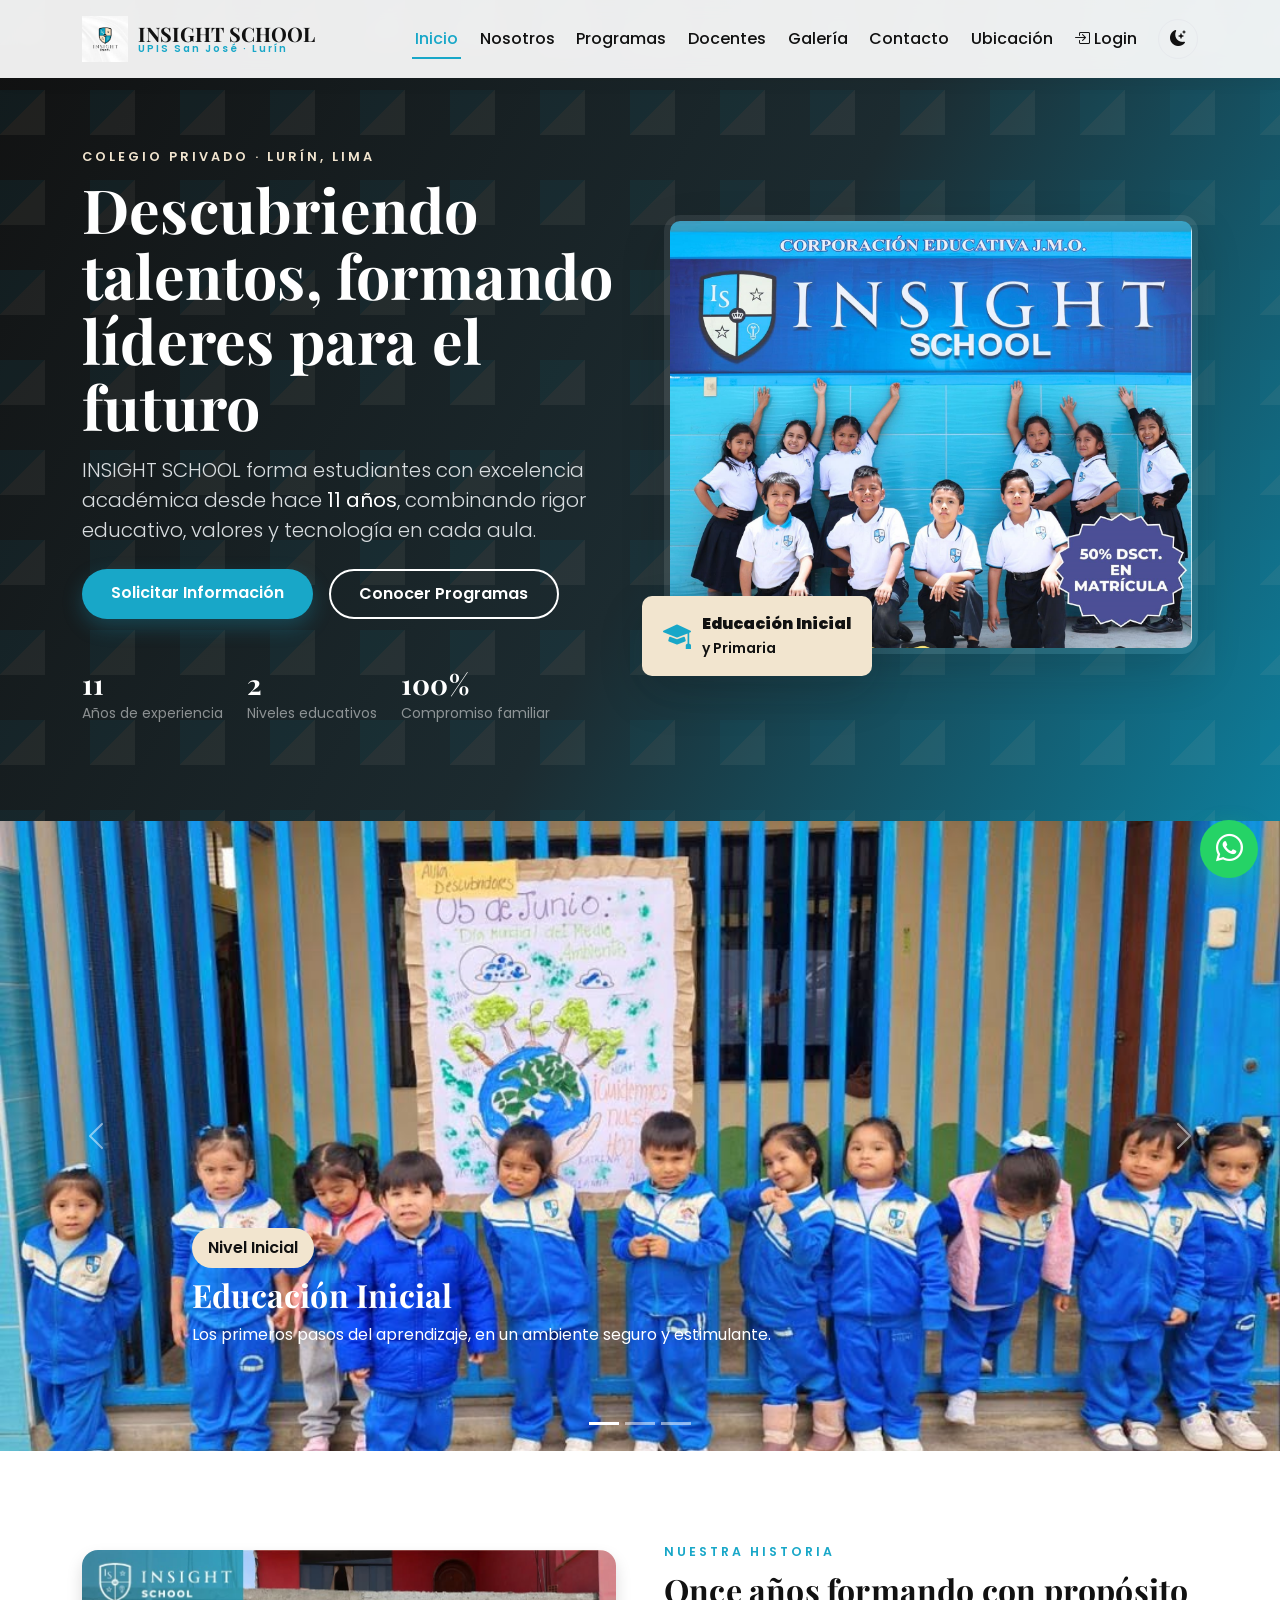
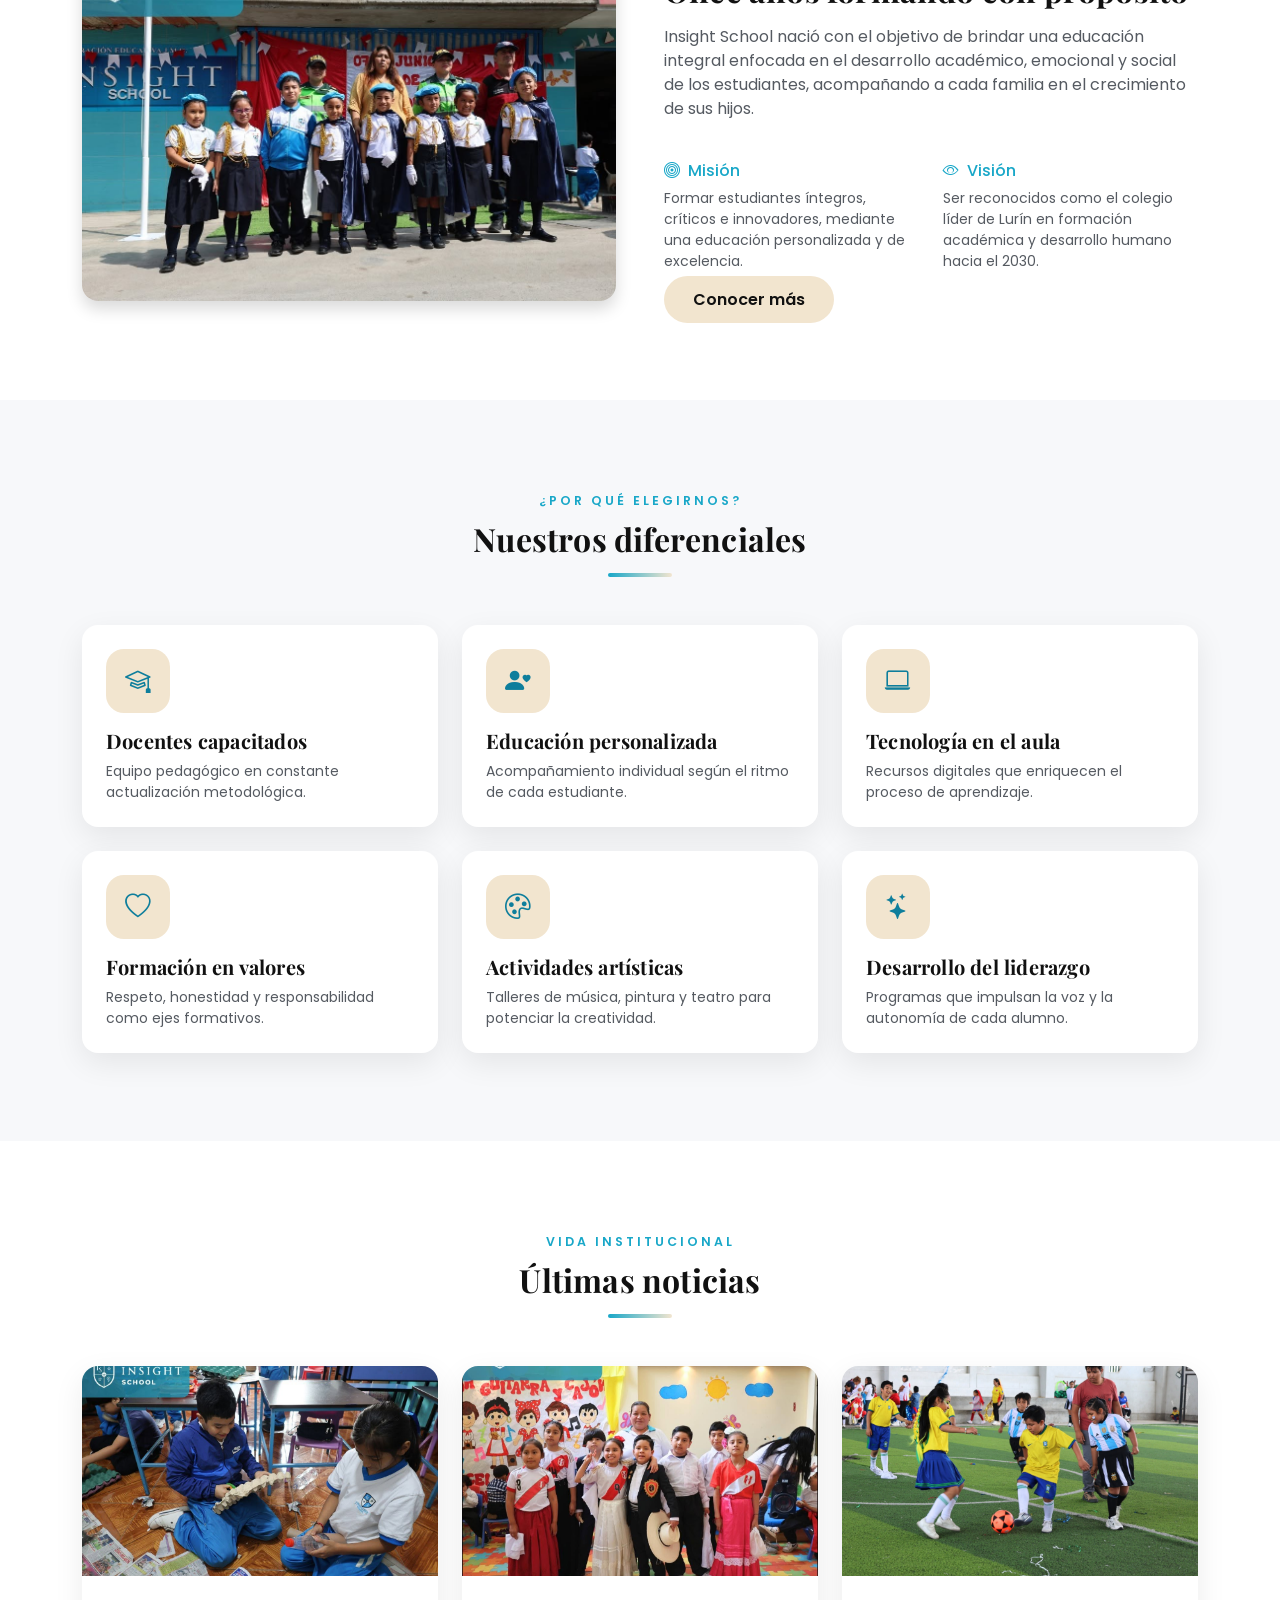
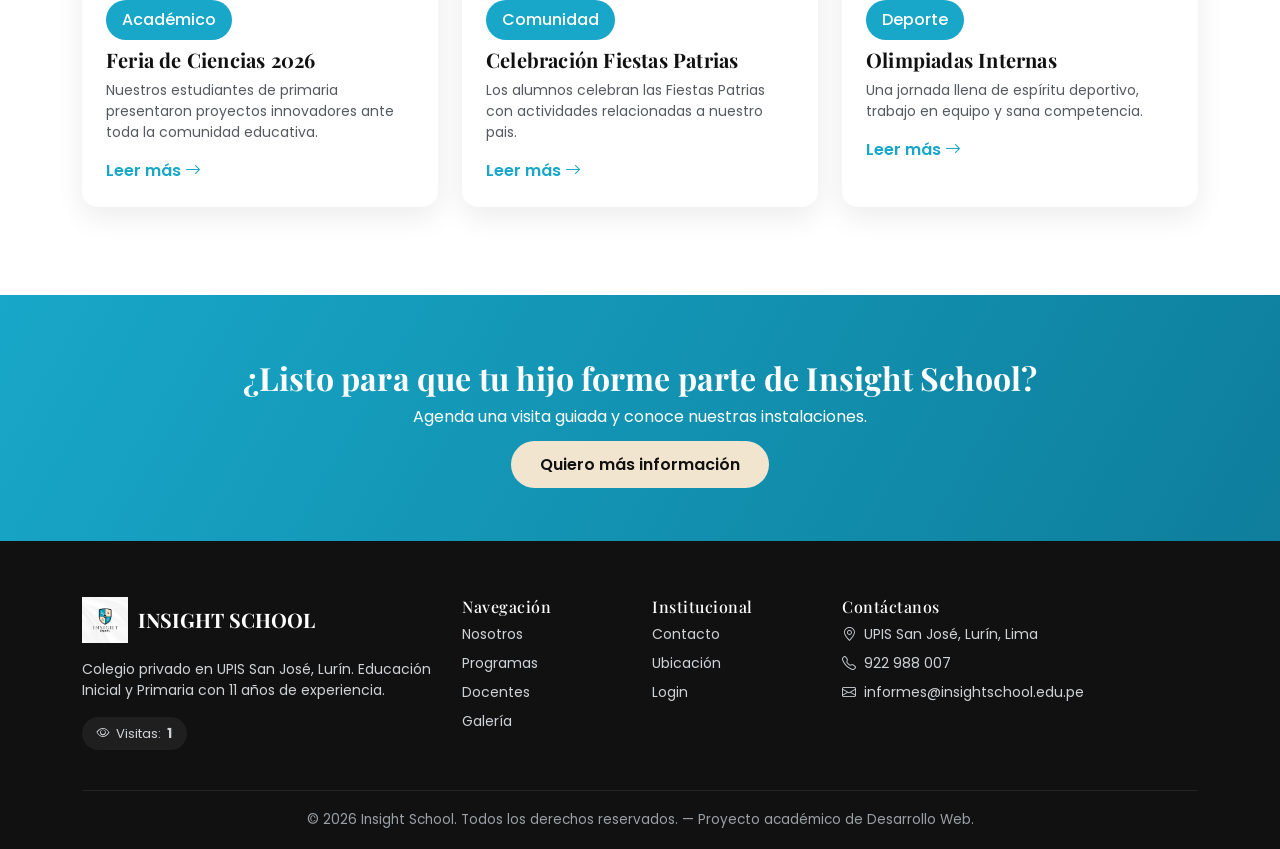
<file: portal-educativo/index.html>
<!DOCTYPE html>
<html lang="es">
<head>
<meta charset="UTF-8">
<meta name="viewport" content="width=device-width, initial-scale=1.0">
<title>Insight School | Descubriendo talentos, formando líderes</title>
<meta name="description" content="Insight School - Colegio privado en Lurín, Lima. Educación Inicial y Primaria con 11 años de experiencia formando líderes para el futuro.">

<link rel="icon" href="img/logo.png">
<link href="https://cdn.jsdelivr.net/npm/bootstrap@5.3.3/dist/css/bootstrap.min.css" rel="stylesheet">
<link href="https://cdn.jsdelivr.net/npm/bootstrap-icons@1.11.3/font/bootstrap-icons.css" rel="stylesheet">
<link href="https://fonts.googleapis.com/css2?family=Playfair+Display:wght@600;700;800&family=Poppins:wght@300;400;500;600;700&display=swap" rel="stylesheet">
<link rel="stylesheet" href="css/estilos.css">
</head>
<body>

<!-- ============ NAVBAR ============ Wilfredo -->
<nav class="navbar navbar-expand-lg fixed-top">
  <div class="container">
    <a class="navbar-brand" href="index.html">
      <img src="img/logo.png" alt="Logo Insight School">
      <span class="brand-text">INSIGHT SCHOOL<small>UPIS San José · Lurín</small></span>
    </a>
    <button class="navbar-toggler" type="button" data-bs-toggle="collapse" data-bs-target="#navMenu">
      <span class="navbar-toggler-icon"></span>
    </button>
    <div class="collapse navbar-collapse" id="navMenu">
      <ul class="navbar-nav ms-auto align-items-lg-center gap-lg-1">
        <li class="nav-item"><a class="nav-link active" href="index.html">Inicio</a></li>
        <li class="nav-item"><a class="nav-link" href="nosotros.html">Nosotros</a></li>
        <li class="nav-item"><a class="nav-link" href="cursos.html">Programas</a></li>
        <li class="nav-item"><a class="nav-link" href="docentes.html">Docentes</a></li>
        <li class="nav-item"><a class="nav-link" href="galeria.html">Galería</a></li>
        <li class="nav-item"><a class="nav-link" href="contacto.html">Contacto</a></li>
        <li class="nav-item"><a class="nav-link" href="ubicacion.html">Ubicación</a></li>
        <li class="nav-item"><a class="nav-link" href="login.html"><i class="bi bi-box-arrow-in-right me-1"></i>Login</a></li>
        <li class="nav-item ms-lg-2 mt-2 mt-lg-0">
          <button class="btn-toggle-oscuro" title="Modo oscuro"><i class="bi bi-moon-stars-fill"></i></button>
        </li>
      </ul>
    </div>
  </div>
</nav>

<!-- ============ HERO ============ -->
<header class="hero">
  <div class="crest-pattern"></div>
  <div class="container position-relative">
    <div class="row align-items-center g-5">
      <div class="col-lg-6">
        <span class="eyebrow-light">Colegio Privado · Lurín, Lima</span>
        <h1 class="font-display mt-2 mb-3">Descubriendo talentos, formando líderes para el futuro</h1>
        <p class="lead">INSIGHT SCHOOL forma estudiantes con excelencia académica desde hace <strong class="text-white">11 años</strong>, combinando rigor educativo, valores y tecnología en cada aula.</p>
        <div class="d-flex flex-wrap gap-3 mt-4">
          <a href="contacto.html" class="btn-marca">Solicitar Información</a>
          <a href="cursos.html" class="btn-marca-outline">Conocer Programas</a>
        </div>
        <div class="d-flex gap-4 mt-5 flex-wrap">
          <div><h3 class="font-display text-white mb-0">11</h3><small class="text-white-50">Años de experiencia</small></div>
          <div><h3 class="font-display text-white mb-0">2</h3><small class="text-white-50">Niveles educativos</small></div>
          <div><h3 class="font-display text-white mb-0">100%</h3><small class="text-white-50">Compromiso familiar</small></div>
        </div>
      </div>
      <div class="col-lg-6">
        <div class="hero-img-wrap float-anim">
          <!--<img src="https://picsum.photos/seed/insight-hero/720/560" class="img-fluid w-100" alt="Estudiantes de Insight School">-->
		  <img src="img/index_portada.png" class="img-fluid w-100" alt="Estudiantes de Insight School">		  
          <div class="hero-badge">
            <i class="bi bi-mortarboard-fill fs-3 text-turquesa"></i>
            <div><strong>Educación Inicial</strong><br><small>y Primaria</small></div>
          </div>
        </div>
      </div>
    </div>
  </div>
</header>

<!-- ============ CAROUSEL ============ -->
<section class="py-0">
  <div id="carouselInsight" class="carousel slide" data-bs-ride="carousel">
    <div class="carousel-indicators">
      <button type="button" data-bs-target="#carouselInsight" data-bs-slide-to="0" class="active"></button>
      <button type="button" data-bs-target="#carouselInsight" data-bs-slide-to="1"></button>
      <button type="button" data-bs-target="#carouselInsight" data-bs-slide-to="2"></button>
    </div>
    <div class="carousel-inner">
      <div class="carousel-item active">
        <img src="img/Inicial.jpg" class="d-block w-100" style="height:70vh;object-fit:cover" alt="Educación Inicial">
        <div class="carousel-caption text-start mb-5 d-none d-md-block">
          <span class="badge-beige px-3 py-2 rounded-pill mb-2 d-inline-block">Nivel Inicial</span>
          <h2 class="font-display">Educación Inicial</h2>
          <p>Los primeros pasos del aprendizaje, en un ambiente seguro y estimulante.</p>
        </div>
      </div>
      <div class="carousel-item">
        <img src="img/Primaria.jpg" class="d-block w-100" style="height:70vh;object-fit:cover" alt="Educación Primaria">
        <div class="carousel-caption text-start mb-5 d-none d-md-block">
          <span class="badge-beige px-3 py-2 rounded-pill mb-2 d-inline-block">Nivel Primaria</span>
          <h2 class="font-display">Educación Primaria</h2>
          <p>Bases sólidas en ciencias, comunicación y valores para toda la vida.</p>
        </div>
      </div>
      <div class="carousel-item">
        <img src="img/extracurriculares.jpg" class="d-block w-100" style="height:70vh;object-fit:cover" alt="Actividades Extracurriculares">
        <div class="carousel-caption text-start mb-5 d-none d-md-block">
          <span class="badge-beige px-3 py-2 rounded-pill mb-2 d-inline-block">Vida Estudiantil</span>
          <h2 class="font-display">Actividades Extracurriculares</h2>
          <p>Arte, deporte y talleres que potencian el talento de cada estudiante.</p>
        </div>
      </div>
    </div>
    <button class="carousel-control-prev" type="button" data-bs-target="#carouselInsight" data-bs-slide="prev">
      <span class="carousel-control-prev-icon"></span>
    </button>
    <button class="carousel-control-next" type="button" data-bs-target="#carouselInsight" data-bs-slide="next">
      <span class="carousel-control-next-icon"></span>
    </button>
  </div>
</section>

<!-- ============ BIENVENIDA ============ -->
<section class="section-pad">
  <div class="container">
    <div class="row g-5 align-items-center">
      <div class="col-lg-6 reveal">
        <img src="img/Historia.jpg" class="img-fluid rounded-4 shadow" alt="Historia Insight School">
      </div>
      <div class="col-lg-6 reveal">
        <span class="eyebrow">Nuestra historia</span>
        <h2 class="font-display mb-3 mt-2">Once años formando con propósito</h2>
        <p style="color:var(--texto-sec)">Insight School nació con el objetivo de brindar una educación integral enfocada en el desarrollo académico, emocional y social de los estudiantes, acompañando a cada familia en el crecimiento de sus hijos.</p>
        <div class="row g-4 mt-3">
          <div class="col-sm-6">
            <h6 class="text-turquesa"><i class="bi bi-bullseye me-2"></i>Misión</h6>
            <p class="small" style="color:var(--texto-sec)">Formar estudiantes íntegros, críticos e innovadores, mediante una educación personalizada y de excelencia.</p>
          </div>
          <div class="col-sm-6">
            <h6 class="text-turquesa"><i class="bi bi-eye me-2"></i>Visión</h6>
            <p class="small" style="color:var(--texto-sec)">Ser reconocidos como el colegio líder de Lurín en formación académica y desarrollo humano hacia el 2030.</p>
          </div>
        </div>
        <a href="nosotros.html" class="btn-beige mt-2">Conocer más</a>
      </div>
    </div>
  </div>
</section>

<!-- ============ DIFERENCIALES ============ -->
<section class="section-pad bg-suave">
  <div class="container">
    <div class="text-center mb-5 reveal">
      <span class="eyebrow">¿Por qué elegirnos?</span>
      <h2 class="font-display mt-2">Nuestros diferenciales</h2>
      <div class="divider-crest mx-auto"></div>
    </div>
    <div class="row g-4">
      <div class="col-md-6 col-lg-4 reveal">
        <div class="card-marca p-4 h-100">
          <div class="card-icono"><i class="bi bi-mortarboard"></i></div>
          <h5 class="font-display">Docentes capacitados</h5>
          <p class="small mb-0" style="color:var(--texto-sec)">Equipo pedagógico en constante actualización metodológica.</p>
        </div>
      </div>
      <div class="col-md-6 col-lg-4 reveal">
        <div class="card-marca p-4 h-100">
          <div class="card-icono"><i class="bi bi-person-heart"></i></div>
          <h5 class="font-display">Educación personalizada</h5>
          <p class="small mb-0" style="color:var(--texto-sec)">Acompañamiento individual según el ritmo de cada estudiante.</p>
        </div>
      </div>
      <div class="col-md-6 col-lg-4 reveal">
        <div class="card-marca p-4 h-100">
          <div class="card-icono"><i class="bi bi-laptop"></i></div>
          <h5 class="font-display">Tecnología en el aula</h5>
          <p class="small mb-0" style="color:var(--texto-sec)">Recursos digitales que enriquecen el proceso de aprendizaje.</p>
        </div>
      </div>
      <div class="col-md-6 col-lg-4 reveal">
        <div class="card-marca p-4 h-100">
          <div class="card-icono"><i class="bi bi-heart"></i></div>
          <h5 class="font-display">Formación en valores</h5>
          <p class="small mb-0" style="color:var(--texto-sec)">Respeto, honestidad y responsabilidad como ejes formativos.</p>
        </div>
      </div>
      <div class="col-md-6 col-lg-4 reveal">
        <div class="card-marca p-4 h-100">
          <div class="card-icono"><i class="bi bi-palette"></i></div>
          <h5 class="font-display">Actividades artísticas</h5>
          <p class="small mb-0" style="color:var(--texto-sec)">Talleres de música, pintura y teatro para potenciar la creatividad.</p>
        </div>
      </div>
      <div class="col-md-6 col-lg-4 reveal">
        <div class="card-marca p-4 h-100">
          <div class="card-icono"><i class="bi bi-stars"></i></div>
          <h5 class="font-display">Desarrollo del liderazgo</h5>
          <p class="small mb-0" style="color:var(--texto-sec)">Programas que impulsan la voz y la autonomía de cada alumno.</p>
        </div>
      </div>
    </div>
  </div>
</section>

<!-- ============ NOTICIAS ============ -->
<section class="section-pad">
  <div class="container">
    <div class="text-center mb-5 reveal">
      <span class="eyebrow">Vida institucional</span>
      <h2 class="font-display mt-2">Últimas noticias</h2>
      <div class="divider-crest mx-auto"></div>
    </div>
    <div class="row g-4">
      <div class="col-md-4 reveal">
        <div class="card-marca h-100">
          <img src="img/ciencias.jpg" class="w-100" alt="Noticia 1">
          <div class="p-4">
            <span class="badge-marca rounded-pill px-3 py-2 mb-2 d-inline-block">Académico</span>
            <h5 class="font-display">Feria de Ciencias 2026</h5>
            <p class="small" style="color:var(--texto-sec)">Nuestros estudiantes de primaria presentaron proyectos innovadores ante toda la comunidad educativa.</p>
            <a href="nosotros.html" class="fw-semibold text-turquesa">Leer más <i class="bi bi-arrow-right"></i></a>
          </div>
        </div>
      </div>
      <div class="col-md-4 reveal">
        <div class="card-marca h-100">
          <img src="img/FiestasPatrias.jpg" class="w-100" alt="Noticia 2">
          <div class="p-4">
            <span class="badge-marca rounded-pill px-3 py-2 mb-2 d-inline-block">Comunidad</span>
            <h5 class="font-display">Celebración Fiestas Patrias</h5>
            <p class="small" style="color:var(--texto-sec)">Los alumnos celebran las Fiestas Patrias con actividades relacionadas a nuestro pais.</p>
            <a href="nosotros.html" class="fw-semibold text-turquesa">Leer más <i class="bi bi-arrow-right"></i></a>
          </div>
        </div>
      </div>
      <div class="col-md-4 reveal">
        <div class="card-marca h-100">
          <!--<img src="https://picsum.photos/seed/insight-noticia3/500/320" class="w-100" alt="Noticia 3">-->
		  <img src="img/Olimpiadas.jpg" class="w-100" alt="Noticia 3">
          <div class="p-4">
            <span class="badge-marca rounded-pill px-3 py-2 mb-2 d-inline-block">Deporte</span>
            <h5 class="font-display">Olimpiadas Internas</h5>
            <p class="small" style="color:var(--texto-sec)">Una jornada llena de espíritu deportivo, trabajo en equipo y sana competencia.</p>
            <a href="nosotros.html" class="fw-semibold text-turquesa">Leer más <i class="bi bi-arrow-right"></i></a>
          </div>
        </div>
      </div>
    </div>
  </div>
</section>

<!-- ============ CTA FINAL ============ -->
<section class="py-5" style="background: linear-gradient(120deg, var(--turquesa), var(--turquesa-oscuro));">
  <div class="container text-center text-white py-3 reveal">
    <h2 class="font-display mb-2">¿Listo para que tu hijo forme parte de Insight School?</h2>
    <p class="mb-4 opacity-90">Agenda una visita guiada y conoce nuestras instalaciones.</p>
    <a href="contacto.html" class="btn-beige">Quiero más información</a>
  </div>
</section>

<!-- ============ FOOTER ============ -->
<footer class="footer-marca">
  <div class="container">
    <div class="row g-4">
      <div class="col-lg-4">
        <a class="navbar-brand mb-3 d-inline-flex" href="index.html">
          <!--<img src="img/logo.png" alt="Logo" style="height:50px;filter:brightness(0) invert(1);">-->
		  <img src="img/logo.png" alt="Logo Insight School">
          <span class="brand-text text-white">INSIGHT SCHOOL</span>
        </a>
        <p class="small">Colegio privado en UPIS San José, Lurín. Educación Inicial y Primaria con 11 años de experiencia.</p>
        <span class="chip-visitas"><i class="bi bi-eye"></i> Visitas: <strong class="contador-visitas">0</strong></span>
      </div>
      <div class="col-lg-2 col-6">
        <h6>Navegación</h6>
        <ul class="list-unstyled small">
          <li class="mb-2"><a href="nosotros.html">Nosotros</a></li>
          <li class="mb-2"><a href="cursos.html">Programas</a></li>
          <li class="mb-2"><a href="docentes.html">Docentes</a></li>
          <li class="mb-2"><a href="galeria.html">Galería</a></li>
        </ul>
      </div>
      <div class="col-lg-2 col-6">
        <h6>Institucional</h6>
        <ul class="list-unstyled small">
          <li class="mb-2"><a href="contacto.html">Contacto</a></li>
          <li class="mb-2"><a href="ubicacion.html">Ubicación</a></li>
          <li class="mb-2"><a href="login.html">Login</a></li>
        </ul>
      </div>
      <div class="col-lg-4">
        <h6>Contáctanos</h6>
        <ul class="list-unstyled small">
          <li class="mb-2"><i class="bi bi-geo-alt me-2"></i>UPIS San José, Lurín, Lima</li>
          <li class="mb-2"><i class="bi bi-telephone me-2"></i>922 988 007</li>
          <li class="mb-2"><i class="bi bi-envelope me-2"></i>informes@insightschool.edu.pe</li>
        </ul>
      </div>
    </div>
    <div class="footer-bottom text-center">
      &copy; 2026 Insight School. Todos los derechos reservados. — Proyecto académico de Desarrollo Web.
    </div>
  </div>
</footer>

<!-- Botones flotantes -->
<button class="btn-volver-arriba"><i class="bi bi-arrow-up"></i></button>
<a href="https://wa.me/51922988007" target="_blank" class="btn-whatsapp-flotante"><i class="bi bi-whatsapp"></i></a>

<script src="https://cdn.jsdelivr.net/npm/bootstrap@5.3.3/dist/js/bootstrap.bundle.min.js"></script>
<script src="js/app.js"></script>
</body>
</html>
</file>
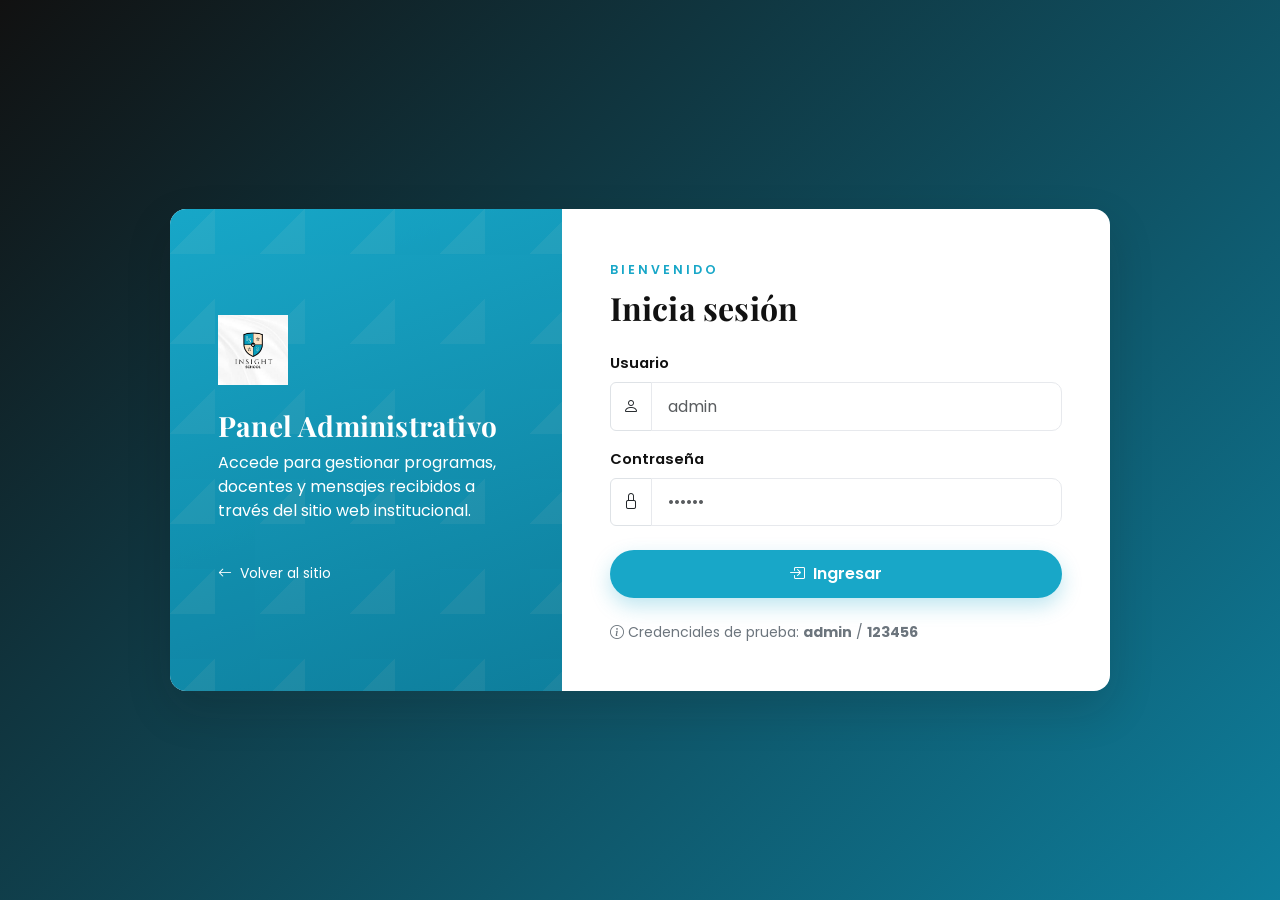
<file: portal-educativo/admin.html>
<!DOCTYPE html>
<html lang="es">
<head>
<meta charset="UTF-8">
<meta name="viewport" content="width=device-width, initial-scale=1.0">
<title>Panel Administrativo | Insight School</title>
<link rel="icon" href="img/logo.png">
<link href="https://cdn.jsdelivr.net/npm/bootstrap@5.3.3/dist/css/bootstrap.min.css" rel="stylesheet">
<link href="https://cdn.jsdelivr.net/npm/bootstrap-icons@1.11.3/font/bootstrap-icons.css" rel="stylesheet">
<link href="https://fonts.googleapis.com/css2?family=Playfair+Display:wght@600;700;800&family=Poppins:wght@300;400;500;600;700&display=swap" rel="stylesheet">
<link rel="stylesheet" href="css/estilos.css">
</head>
<!-- data-admin="true" activa la protección de sesión en js/app.js -->
<body data-admin="true">

<div id="adminDashboard">

  <!-- ============ SIDEBAR ============ -->
  <aside class="admin-sidebar">
    <div class="d-flex align-items-center gap-2 mb-4 px-1">
      <img src="img/logo.png" alt="Logo" style="height:38px;">
      <div>
        <strong class="d-block text-white" style="font-family:var(--fuente-display)">INSIGHT</strong>
        <small class="text-secondary">Panel Admin</small>
      </div>
    </div>
    <nav class="nav flex-column">
      <a href="#seccionResumen" class="active"><i class="bi bi-grid-1x2"></i> Resumen</a>
      <a href="#seccionProgramas"><i class="bi bi-mortarboard"></i> Programas</a>
      <a href="#seccionDocentes"><i class="bi bi-people"></i> Docentes</a>
      <a href="#seccionMensajes"><i class="bi bi-envelope"></i> Mensajes</a>
      <a href="index.html" target="_blank"><i class="bi bi-globe"></i> Ver sitio web</a>
      <button id="btnCerrarSesion" class="btn btn-sm btn-outline-light mt-4 w-100"><i class="bi bi-box-arrow-right me-1"></i> Cerrar sesión</button>
    </nav>
  </aside>

  <!-- ============ CONTENIDO ============ -->
  <main class="admin-content">

    <div class="d-flex justify-content-between align-items-center mb-4">
      <div class="d-flex align-items-center gap-3">
        <button id="btnToggleSidebar" class="btn btn-outline-secondary d-lg-none"><i class="bi bi-list"></i></button>
        <div>
          <h3 class="font-display mb-0">Bienvenido, Administrador</h3>
          <small class="text-secondary">Gestión institucional Insight School</small>
        </div>
      </div>
      <button class="btn-toggle-oscuro"><i class="bi bi-moon-stars-fill"></i></button>
    </div>

    <!-- ===== RESUMEN / KPIs ===== -->
    <section id="seccionResumen" class="mb-5">
      <div class="row g-4">
        <div class="col-md-4">
          <div class="admin-kpi">
            <div class="icon" style="background:var(--turquesa)"><i class="bi bi-mortarboard"></i></div>
            <div><h3 class="mb-0" id="kpiProgramas">0</h3><small class="text-secondary">Total Programas</small></div>
          </div>
        </div>
        <div class="col-md-4">
          <div class="admin-kpi">
            <div class="icon" style="background:var(--tinta)"><i class="bi bi-people"></i></div>
            <div><h3 class="mb-0" id="kpiDocentes">0</h3><small class="text-secondary">Total Docentes</small></div>
          </div>
        </div>
        <div class="col-md-4">
          <div class="admin-kpi">
            <div class="icon" style="background:#c98a2e"><i class="bi bi-envelope"></i></div>
            <div><h3 class="mb-0" id="kpiMensajes">0</h3><small class="text-secondary">Total Mensajes</small></div>
          </div>
        </div>
      </div>
    </section>

    <!-- ===== CRUD PROGRAMAS ===== -->
    <section id="seccionProgramas" class="mb-5">
      <div class="d-flex justify-content-between align-items-center mb-3">
        <h5 class="font-display mb-0"><i class="bi bi-mortarboard text-turquesa me-2"></i>Programas Académicos</h5>
        <button id="btnNuevoPrograma" class="btn-marca btn-sm"><i class="bi bi-plus-lg me-1"></i>Nuevo Programa</button>
      </div>
      <div class="card-marca p-0">
        <div class="table-responsive">
          <table class="table table-marca mb-0">
            <thead><tr><th>ID</th><th>Nombre</th><th>Nivel</th><th>Duración</th><th>Pensión</th><th class="text-end">Acciones</th></tr></thead>
            <tbody id="tablaProgramas"></tbody>
          </table>
        </div>
      </div>
    </section>

    <!-- ===== CRUD DOCENTES ===== -->
    <section id="seccionDocentes" class="mb-5">
      <div class="d-flex justify-content-between align-items-center mb-3">
        <h5 class="font-display mb-0"><i class="bi bi-people text-turquesa me-2"></i>Docentes</h5>
        <button id="btnNuevoDocente" class="btn-marca btn-sm"><i class="bi bi-plus-lg me-1"></i>Nuevo Docente</button>
      </div>
      <div class="card-marca p-0">
        <div class="table-responsive">
          <table class="table table-marca mb-0">
            <thead><tr><th>Foto</th><th>Nombre</th><th>Especialidad</th><th>Experiencia</th><th class="text-end">Acciones</th></tr></thead>
            <tbody id="tablaDocentes"></tbody>
          </table>
        </div>
      </div>
    </section>

    <!-- ===== MENSAJES ===== -->
    <section id="seccionMensajes" class="mb-5">
      <h5 class="font-display mb-3"><i class="bi bi-envelope text-turquesa me-2"></i>Mensajes Recibidos</h5>
      <div class="card-marca p-0">
        <div class="table-responsive">
          <table class="table table-marca mb-0">
            <thead><tr><th>Fecha</th><th>Nombre</th><th>Correo</th><th>Teléfono</th><th>Asunto</th><th>Acciones</th></tr></thead>
            <tbody id="tablaMensajes"></tbody>
          </table>
        </div>
      </div>
    </section>

  </main>
</div>

<!-- ============ MODAL PROGRAMA ============ -->
<div class="modal fade" id="modalPrograma" tabindex="-1">
  <div class="modal-dialog modal-lg">
    <div class="modal-content" style="border-radius:var(--radio)">
      <form id="formPrograma">
        <input type="hidden" id="programaId">
        <div class="modal-header">
          <h5 class="modal-title font-display" id="tituloModalPrograma">Nuevo Programa</h5>
          <button type="button" class="btn-close" data-bs-dismiss="modal"></button>
        </div>
        <div class="modal-body">
          <div class="row g-3">
            <div class="col-md-6">
              <label class="form-label">Nombre del programa</label>
              <input type="text" id="programaNombre" class="form-control" required>
            </div>
            <div class="col-md-6">
              <label class="form-label">Nivel</label>
              <select id="programaNivel" class="form-select" required>
                <option value="Inicial">Inicial</option>
                <option value="Primaria">Primaria</option>
              </select>
            </div>
            <div class="col-md-6">
              <label class="form-label">Duración</label>
              <input type="text" id="programaDuracion" class="form-control" placeholder="Ej. 1 año académico" required>
            </div>
            <div class="col-md-6">
              <label class="form-label">Pensión referencial</label>
              <input type="text" id="programaPension" class="form-control" placeholder="Ej. S/ 450" required>
            </div>
            <div class="col-12">
              <label class="form-label">URL de imagen</label>
              <input type="text" id="programaImg" class="form-control" placeholder="https://...">
            </div>
            <div class="col-12">
              <label class="form-label">Descripción</label>
              <textarea id="programaDescripcion" class="form-control" rows="3" required></textarea>
            </div>
          </div>
        </div>
        <div class="modal-footer">
          <button type="button" class="btn btn-outline-secondary" data-bs-dismiss="modal">Cancelar</button>
          <button type="submit" class="btn-marca">Guardar Programa</button>
        </div>
      </form>
    </div>
  </div>
</div>

<!-- ============ MODAL DOCENTE ============ -->
<div class="modal fade" id="modalDocente" tabindex="-1">
  <div class="modal-dialog modal-lg">
    <div class="modal-content" style="border-radius:var(--radio)">
      <form id="formDocente">
        <input type="hidden" id="docenteId">
        <div class="modal-header">
          <h5 class="modal-title font-display" id="tituloModalDocente">Nuevo Docente</h5>
          <button type="button" class="btn-close" data-bs-dismiss="modal"></button>
        </div>
        <div class="modal-body">
          <div class="row g-3">
            <div class="col-md-6">
              <label class="form-label">Nombre completo</label>
              <input type="text" id="docenteNombre" class="form-control" required>
            </div>
            <div class="col-md-6">
              <label class="form-label">Especialidad</label>
              <input type="text" id="docenteEspecialidad" class="form-control" required>
            </div>
            <div class="col-md-6">
              <label class="form-label">Experiencia</label>
              <input type="text" id="docenteExperiencia" class="form-control" placeholder="Ej. 8 años" required>
            </div>
            <div class="col-md-6">
              <label class="form-label">URL de foto</label>
              <input type="text" id="docenteFoto" class="form-control" placeholder="https://...">
            </div>
            <div class="col-12">
              <label class="form-label">Breve biografía</label>
              <textarea id="docenteBio" class="form-control" rows="3" required></textarea>
            </div>
          </div>
        </div>
        <div class="modal-footer">
          <button type="button" class="btn btn-outline-secondary" data-bs-dismiss="modal">Cancelar</button>
          <button type="submit" class="btn-marca">Guardar Docente</button>
        </div>
      </form>
    </div>
  </div>
</div>

<script src="https://cdn.jsdelivr.net/npm/bootstrap@5.3.3/dist/js/bootstrap.bundle.min.js"></script>
<script src="js/app.js"></script>
</body>
</html>
</file>
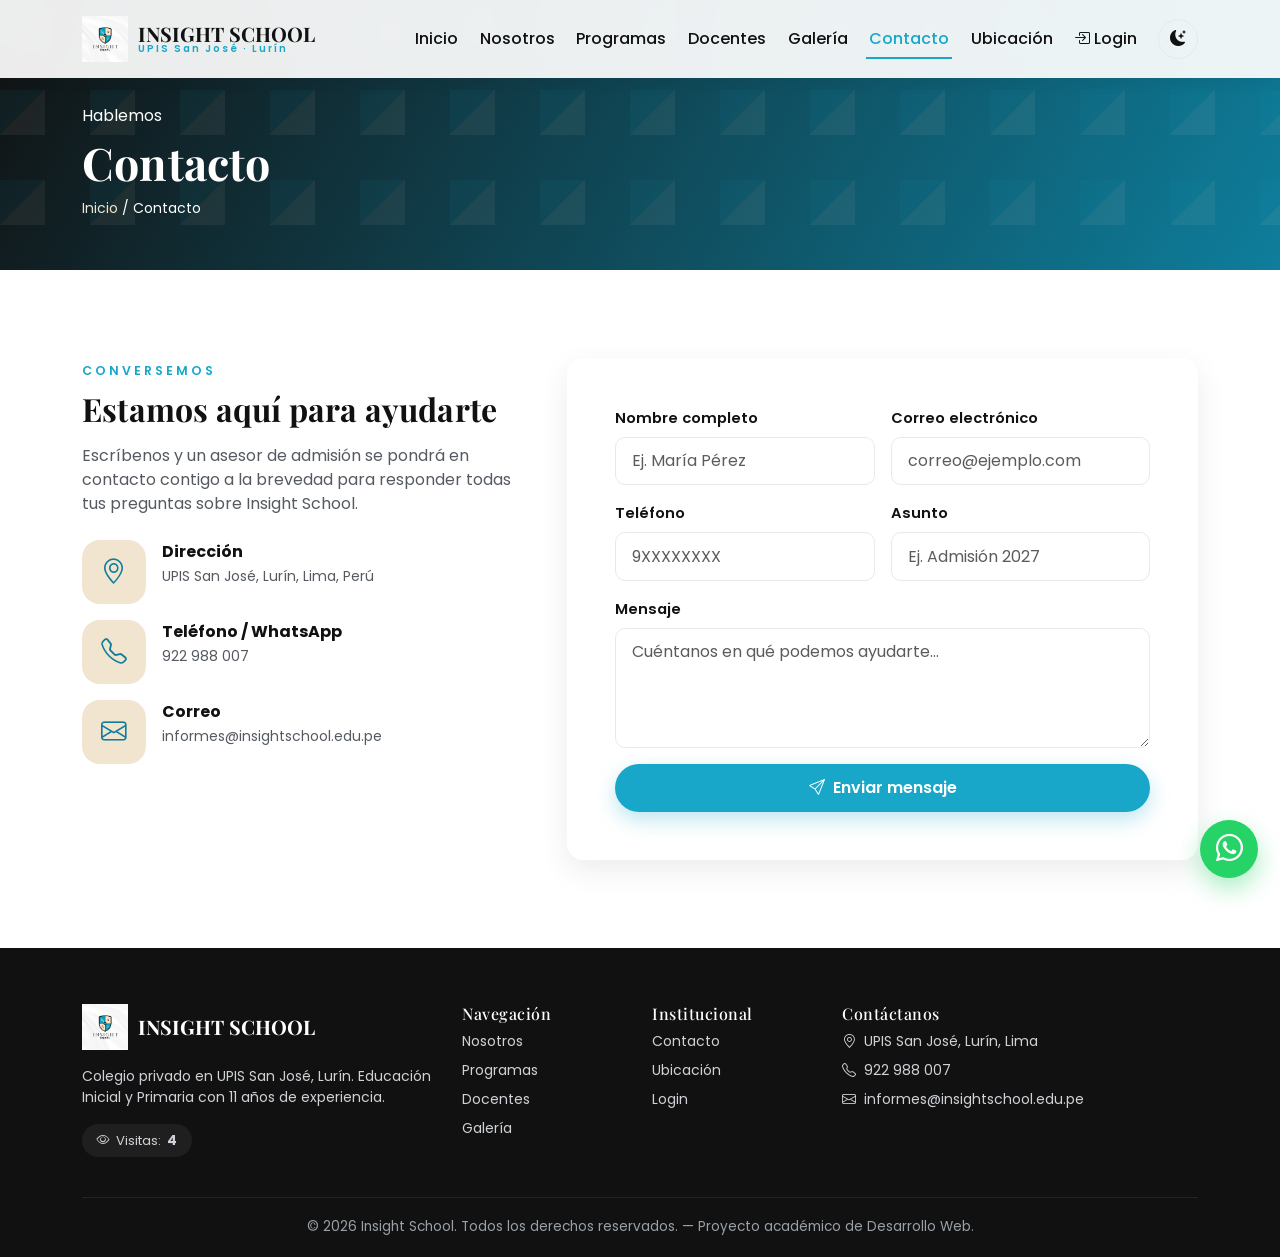
<file: portal-educativo/contacto.html>
<!DOCTYPE html>
<html lang="es">
<head>
<meta charset="UTF-8">
<meta name="viewport" content="width=device-width, initial-scale=1.0">
<title>Contacto | Insight School</title>
<link rel="icon" href="img/logo.png">
<link href="https://cdn.jsdelivr.net/npm/bootstrap@5.3.3/dist/css/bootstrap.min.css" rel="stylesheet">
<link href="https://cdn.jsdelivr.net/npm/bootstrap-icons@1.11.3/font/bootstrap-icons.css" rel="stylesheet">
<link href="https://fonts.googleapis.com/css2?family=Playfair+Display:wght@600;700;800&family=Poppins:wght@300;400;500;600;700&display=swap" rel="stylesheet">
<link rel="stylesheet" href="css/estilos.css">
</head>
<body>

<nav class="navbar navbar-expand-lg fixed-top">
  <div class="container">
    <a class="navbar-brand" href="index.html">
      <img src="img/logo.png" alt="Logo Insight School">
      <span class="brand-text">INSIGHT SCHOOL<small>UPIS San José · Lurín</small></span>
    </a>
    <button class="navbar-toggler" type="button" data-bs-toggle="collapse" data-bs-target="#navMenu">
      <span class="navbar-toggler-icon"></span>
    </button>
    <div class="collapse navbar-collapse" id="navMenu">
      <ul class="navbar-nav ms-auto align-items-lg-center gap-lg-1">
        <li class="nav-item"><a class="nav-link" href="index.html">Inicio</a></li>
        <li class="nav-item"><a class="nav-link" href="nosotros.html">Nosotros</a></li>
        <li class="nav-item"><a class="nav-link" href="cursos.html">Programas</a></li>
        <li class="nav-item"><a class="nav-link" href="docentes.html">Docentes</a></li>
        <li class="nav-item"><a class="nav-link" href="galeria.html">Galería</a></li>
        <li class="nav-item"><a class="nav-link active" href="contacto.html">Contacto</a></li>
        <li class="nav-item"><a class="nav-link" href="ubicacion.html">Ubicación</a></li>
        <li class="nav-item"><a class="nav-link" href="login.html"><i class="bi bi-box-arrow-in-right me-1"></i>Login</a></li>
        <li class="nav-item ms-lg-2 mt-2 mt-lg-0">
          <button class="btn-toggle-oscuro" title="Modo oscuro"><i class="bi bi-moon-stars-fill"></i></button>
        </li>
      </ul>
    </div>
  </div>
</nav>

<header class="page-banner">
  <div class="crest-pattern"></div>
  <div class="container position-relative">
    <span class="eyebrow-light">Hablemos</span>
    <h1 class="font-display mt-2 mb-2">Contacto</h1>
    <nav class="breadcrumb-marca small">
      <a href="index.html">Inicio</a> / <span class="active">Contacto</span>
    </nav>
  </div>
</header>

<section class="section-pad">
  <div class="container">
    <div class="row g-5">
      <div class="col-lg-5 reveal">
        <span class="eyebrow">Conversemos</span>
        <h2 class="font-display mt-2 mb-3">Estamos aquí para ayudarte</h2>
        <p style="color:var(--texto-sec)">Escríbenos y un asesor de admisión se pondrá en contacto contigo a la brevedad para responder todas tus preguntas sobre Insight School.</p>
        <ul class="list-unstyled mt-4">
          <li class="d-flex gap-3 mb-3"><div class="card-icono mb-0"><i class="bi bi-geo-alt"></i></div><div><strong>Dirección</strong><br><span class="small" style="color:var(--texto-sec)">UPIS San José, Lurín, Lima, Perú</span></div></li>
          <li class="d-flex gap-3 mb-3"><div class="card-icono mb-0"><i class="bi bi-telephone"></i></div><div><strong>Teléfono / WhatsApp</strong><br><span class="small" style="color:var(--texto-sec)">922 988 007</span></div></li>
          <li class="d-flex gap-3 mb-3"><div class="card-icono mb-0"><i class="bi bi-envelope"></i></div><div><strong>Correo</strong><br><span class="small" style="color:var(--texto-sec)">informes@insightschool.edu.pe</span></div></li>
        </ul>
      </div>
      <div class="col-lg-7 reveal">
        <div class="card-marca p-4 p-md-5">
          <div id="alertaContacto"></div>
          <form id="formContacto" novalidate>
            <div class="row g-3">
              <div class="col-md-6">
                <label class="form-label" for="contactoNombre">Nombre completo</label>
                <input type="text" class="form-control" id="contactoNombre" placeholder="Ej. María Pérez" required>
                <div class="invalid-feedback">Ingresa tu nombre completo (mínimo 3 caracteres).</div>
              </div>
              <div class="col-md-6">
                <label class="form-label" for="contactoCorreo">Correo electrónico</label>
                <input type="email" class="form-control" id="contactoCorreo" placeholder="correo@ejemplo.com" required>
                <div class="invalid-feedback">Ingresa un correo electrónico válido.</div>
              </div>
              <div class="col-md-6">
                <label class="form-label" for="contactoTelefono">Teléfono</label>
                <input type="tel" class="form-control" id="contactoTelefono" placeholder="9XXXXXXXX" required>
                <div class="invalid-feedback">Ingresa un celular válido (9 dígitos, inicia en 9).</div>
              </div>
              <div class="col-md-6">
                <label class="form-label" for="contactoAsunto">Asunto</label>
                <input type="text" class="form-control" id="contactoAsunto" placeholder="Ej. Admisión 2027" required>
                <div class="invalid-feedback">Ingresa un asunto.</div>
              </div>
              <div class="col-12">
                <label class="form-label" for="contactoMensaje">Mensaje</label>
                <textarea class="form-control" id="contactoMensaje" rows="4" placeholder="Cuéntanos en qué podemos ayudarte..." required></textarea>
                <div class="invalid-feedback">Tu mensaje debe tener al menos 10 caracteres.</div>
              </div>
              <div class="col-12">
                <button type="submit" class="btn-marca w-100"><i class="bi bi-send me-2"></i>Enviar mensaje</button>
              </div>
            </div>
          </form>
        </div>
      </div>
    </div>
  </div>
</section>

<footer class="footer-marca">
  <div class="container">
    <div class="row g-4">
      <div class="col-lg-4">
        <a class="navbar-brand mb-3 d-inline-flex" href="index.html">
          <img src="img/logo.png" alt="Logo Insight School">
          <span class="brand-text text-white">INSIGHT SCHOOL</span>
        </a>
        <p class="small">Colegio privado en UPIS San José, Lurín. Educación Inicial y Primaria con 11 años de experiencia.</p>
        <span class="chip-visitas"><i class="bi bi-eye"></i> Visitas: <strong class="contador-visitas">0</strong></span>
      </div>
      <div class="col-lg-2 col-6">
        <h6>Navegación</h6>
        <ul class="list-unstyled small">
          <li class="mb-2"><a href="nosotros.html">Nosotros</a></li>
          <li class="mb-2"><a href="cursos.html">Programas</a></li>
          <li class="mb-2"><a href="docentes.html">Docentes</a></li>
          <li class="mb-2"><a href="galeria.html">Galería</a></li>
        </ul>
      </div>
      <div class="col-lg-2 col-6">
        <h6>Institucional</h6>
        <ul class="list-unstyled small">
          <li class="mb-2"><a href="contacto.html">Contacto</a></li>
          <li class="mb-2"><a href="ubicacion.html">Ubicación</a></li>
          <li class="mb-2"><a href="login.html">Login</a></li>
        </ul>
      </div>
      <div class="col-lg-4">
        <h6>Contáctanos</h6>
        <ul class="list-unstyled small">
          <li class="mb-2"><i class="bi bi-geo-alt me-2"></i>UPIS San José, Lurín, Lima</li>
          <li class="mb-2"><i class="bi bi-telephone me-2"></i>922 988 007</li>
          <li class="mb-2"><i class="bi bi-envelope me-2"></i>informes@insightschool.edu.pe</li>
        </ul>
      </div>
    </div>
    <div class="footer-bottom text-center">&copy; 2026 Insight School. Todos los derechos reservados. — Proyecto académico de Desarrollo Web.</div>
  </div>
</footer>

<button class="btn-volver-arriba"><i class="bi bi-arrow-up"></i></button>
<a href="https://wa.me/51922988007" target="_blank" class="btn-whatsapp-flotante"><i class="bi bi-whatsapp"></i></a>

<script src="https://cdn.jsdelivr.net/npm/bootstrap@5.3.3/dist/js/bootstrap.bundle.min.js"></script>
<script src="js/app.js"></script>
</body>
</html>
</file>
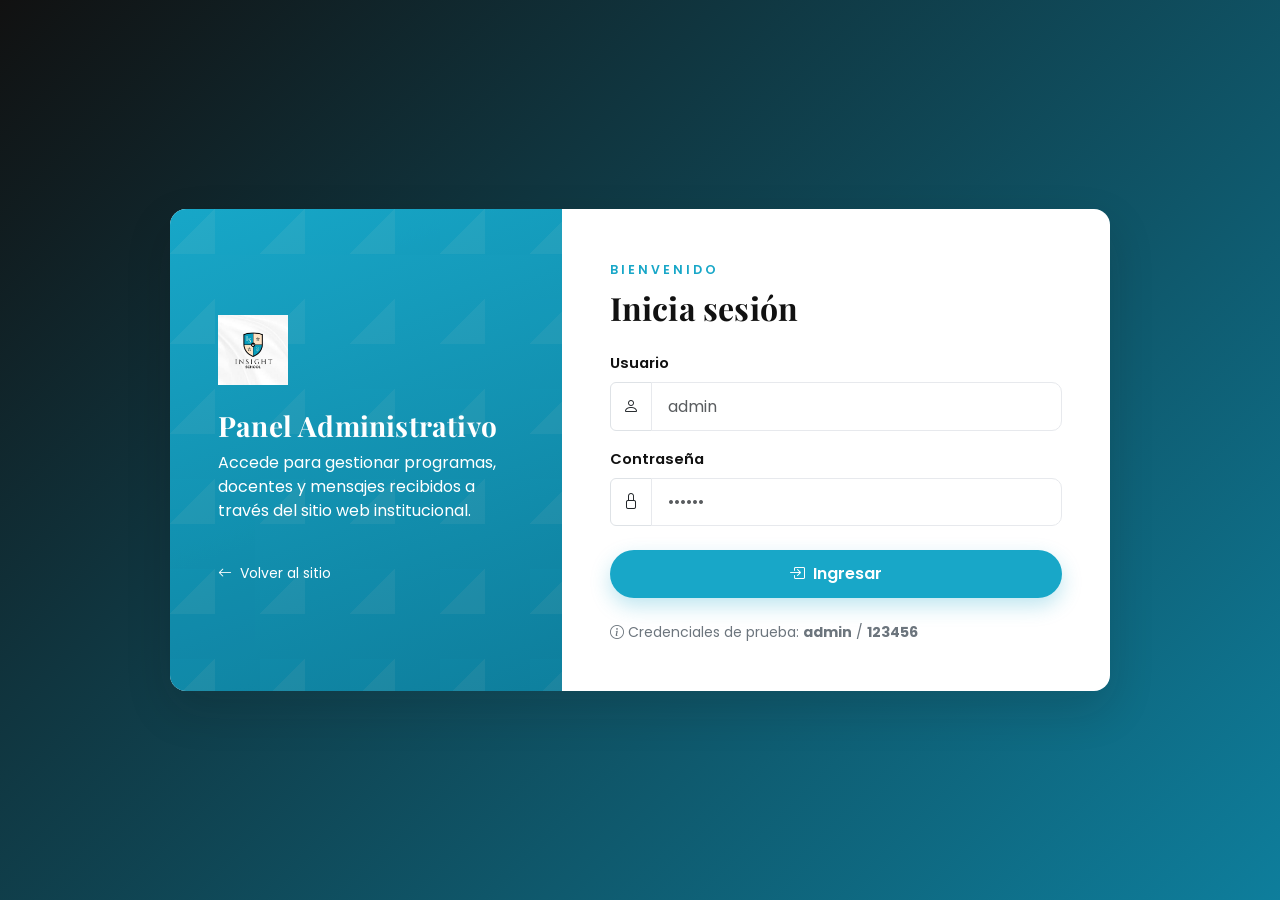
<file: portal-educativo/login.html>
<!DOCTYPE html>
<html lang="es">
<head>
<meta charset="UTF-8">
<meta name="viewport" content="width=device-width, initial-scale=1.0">
<title>Login Administrador | Insight School</title>
<link rel="icon" href="img/logo.png">
<link href="https://cdn.jsdelivr.net/npm/bootstrap@5.3.3/dist/css/bootstrap.min.css" rel="stylesheet">
<link href="https://cdn.jsdelivr.net/npm/bootstrap-icons@1.11.3/font/bootstrap-icons.css" rel="stylesheet">
<link href="https://fonts.googleapis.com/css2?family=Playfair+Display:wght@600;700;800&family=Poppins:wght@300;400;500;600;700&display=swap" rel="stylesheet">
<link rel="stylesheet" href="css/estilos.css">
</head>
<body>

<div class="login-wrap">
  <div class="login-card">
    <div class="row g-0">
      <div class="col-lg-5 login-side">
        <div class="crest-pattern"></div>
        <div class="position-relative">
          <img src="img/logo.png" alt="Logo Insight School" style="height:70px;" class="mb-4">
          <h3 class="font-display">Panel Administrativo</h3>
          <p class="opacity-90">Accede para gestionar programas, docentes y mensajes recibidos a través del sitio web institucional.</p>
          <a href="index.html" class="text-white small mt-4 d-inline-flex align-items-center gap-2"><i class="bi bi-arrow-left"></i> Volver al sitio</a>
        </div>
      </div>
      <div class="col-lg-7">
        <div class="p-4 p-md-5">
          <span class="eyebrow">Bienvenido</span>
          <h2 class="font-display mt-2 mb-4">Inicia sesión</h2>
          <div id="alertaLogin"></div>
          <form id="formLogin">
            <div class="mb-3">
              <label class="form-label" for="loginUsuario">Usuario</label>
              <div class="input-group">
                <span class="input-group-text bg-white"><i class="bi bi-person"></i></span>
                <input type="text" class="form-control" id="loginUsuario" placeholder="admin" required>
              </div>
            </div>
            <div class="mb-4">
              <label class="form-label" for="loginClave">Contraseña</label>
              <div class="input-group">
                <span class="input-group-text bg-white"><i class="bi bi-lock"></i></span>
                <input type="password" class="form-control" id="loginClave" placeholder="••••••" required>
              </div>
            </div>
            <button type="submit" class="btn-marca w-100"><i class="bi bi-box-arrow-in-right me-2"></i>Ingresar</button>
          </form>
          <p class="text-secondary small mt-4 mb-0"><i class="bi bi-info-circle me-1"></i>Credenciales de prueba: <strong>admin</strong> / <strong>123456</strong></p>
        </div>
      </div>
    </div>
  </div>
</div>

<script src="https://cdn.jsdelivr.net/npm/bootstrap@5.3.3/dist/js/bootstrap.bundle.min.js"></script>
<script src="js/app.js"></script>
</body>
</html>
</file>
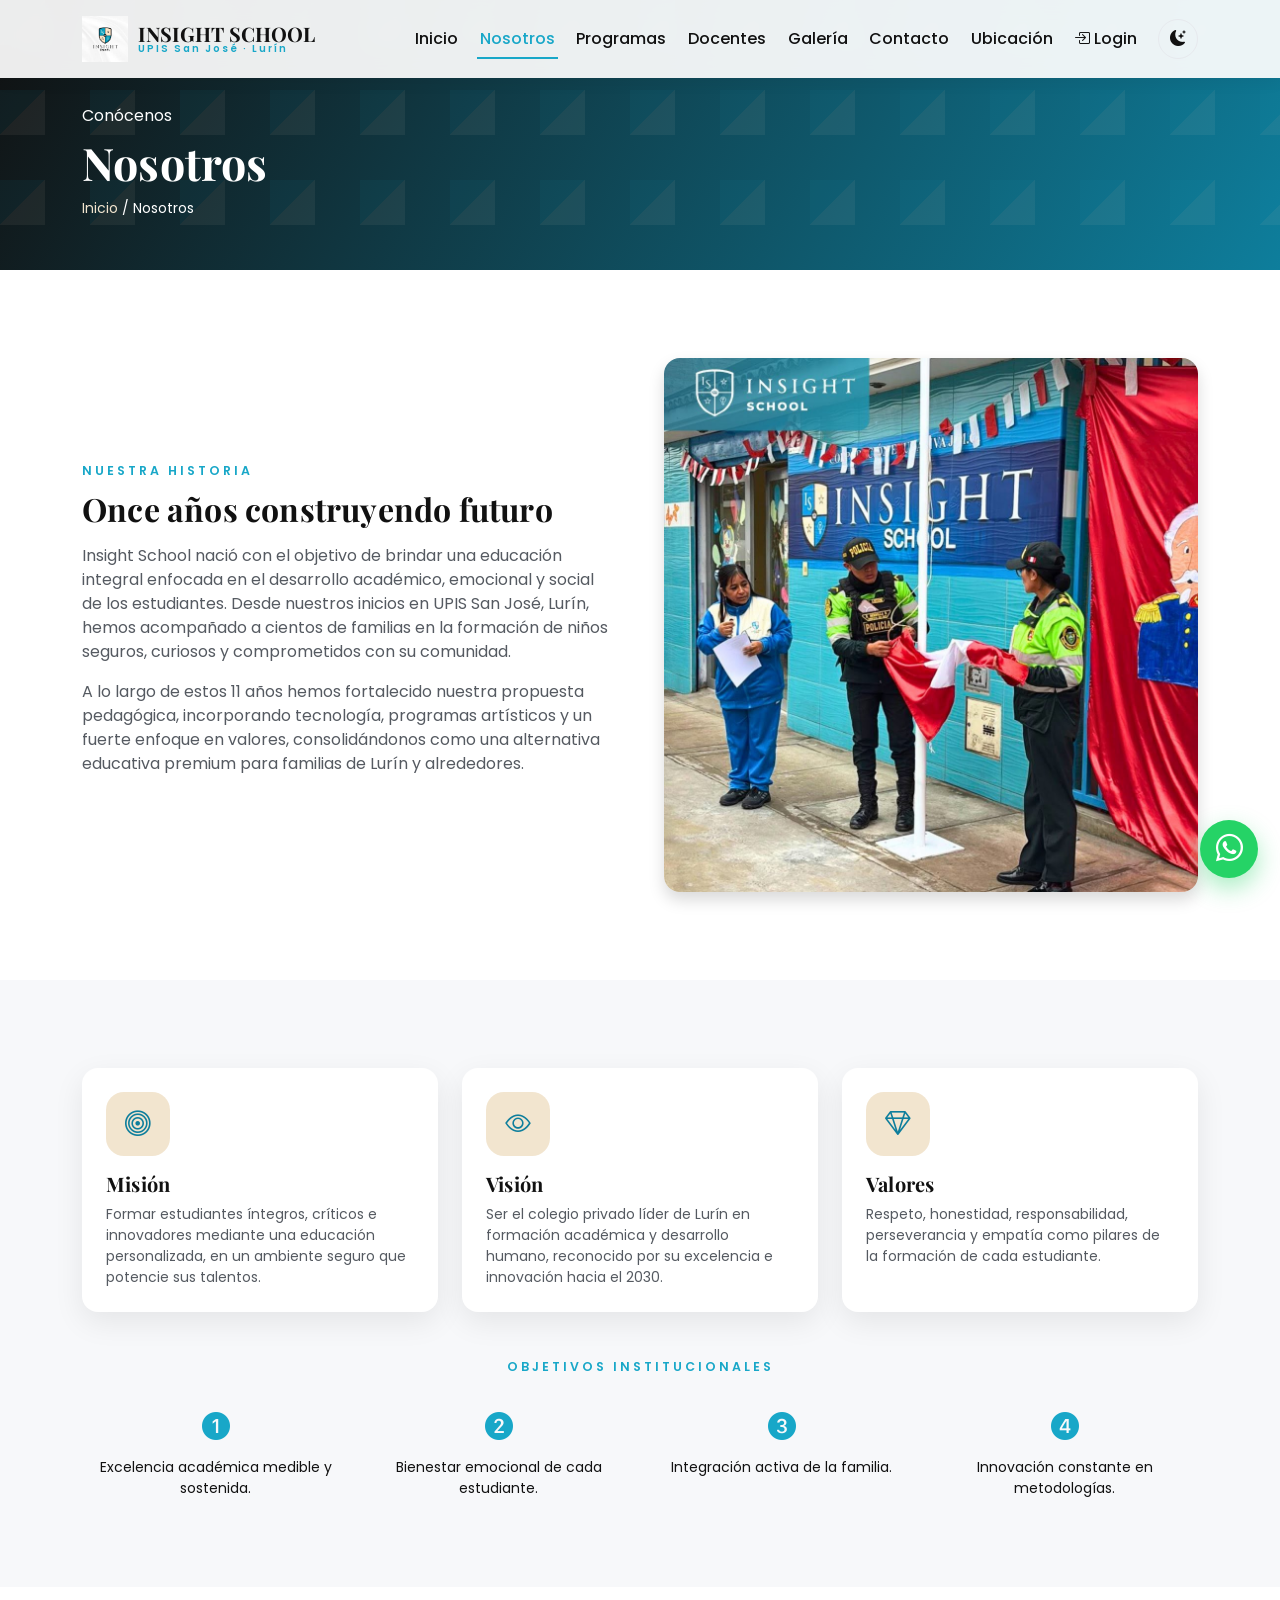
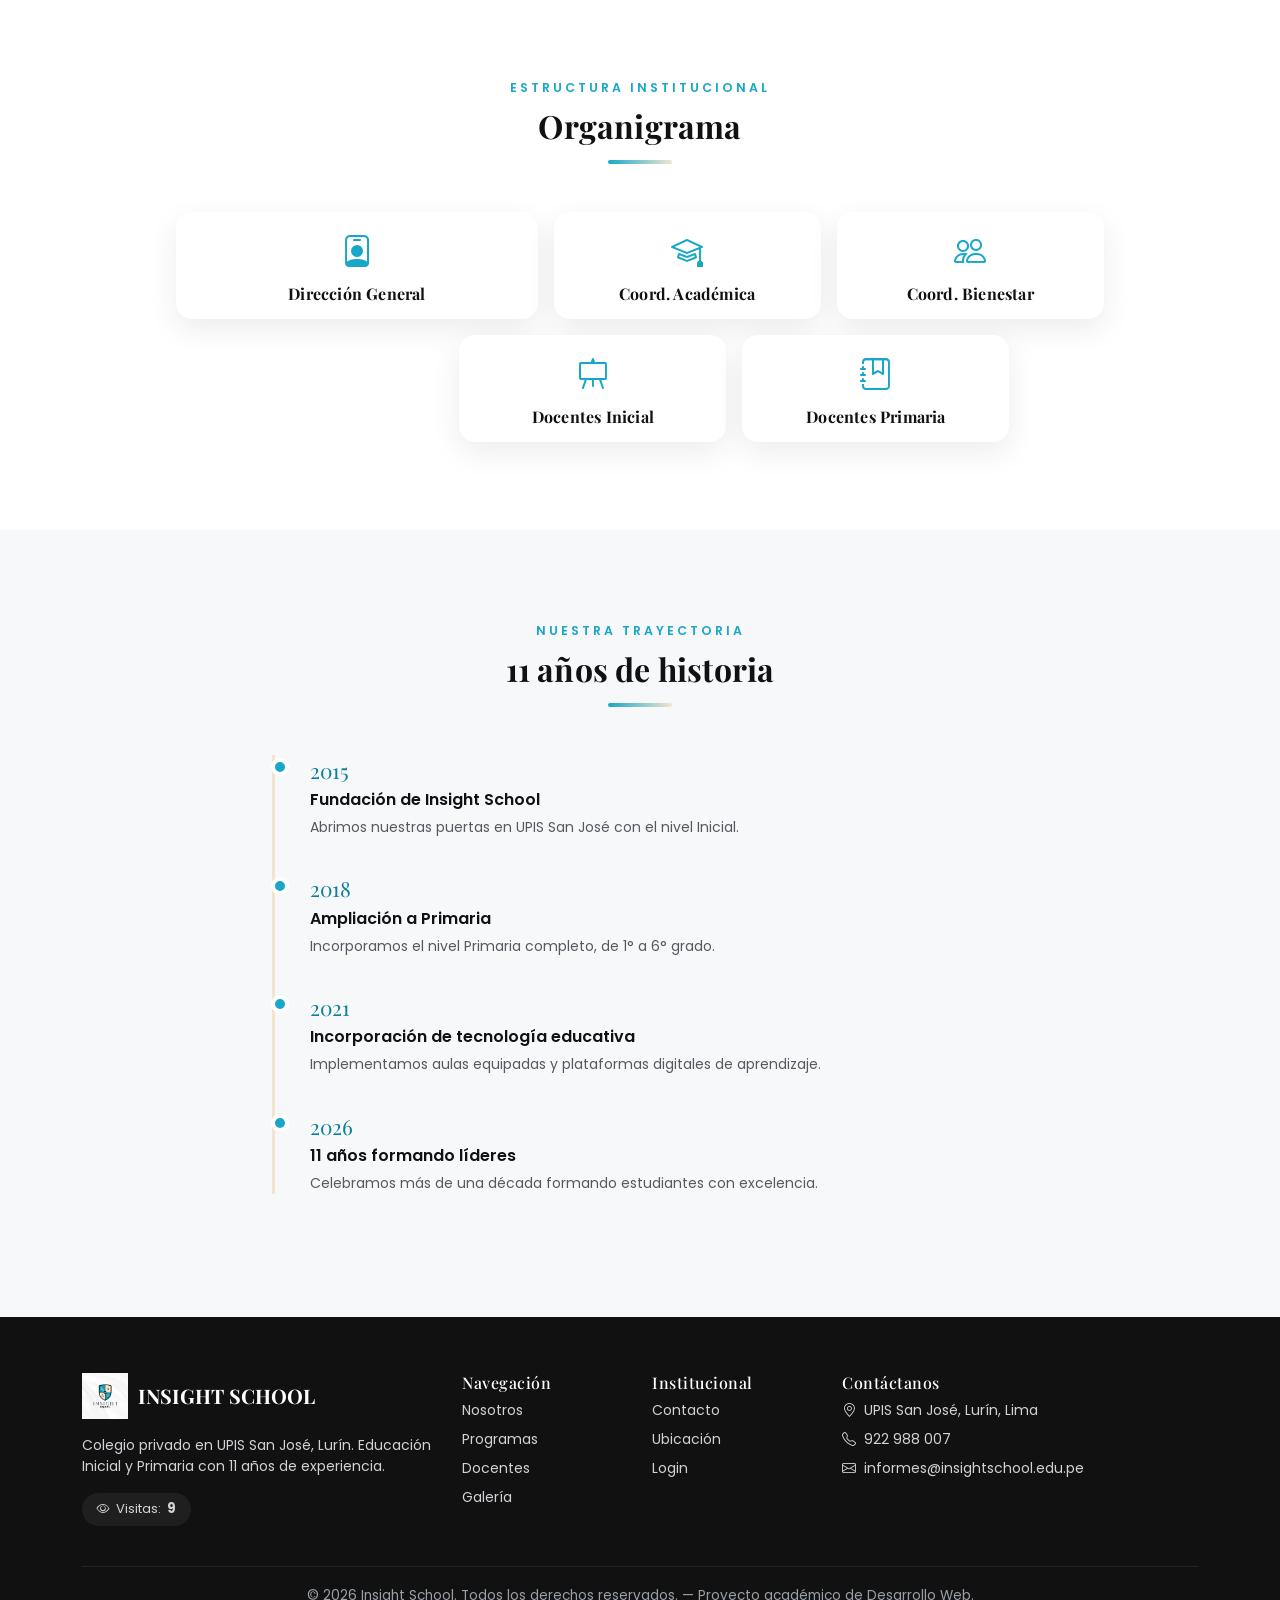
<file: portal-educativo/nosotros.html>
<!DOCTYPE html>
<html lang="es">
<head>
<meta charset="UTF-8">
<meta name="viewport" content="width=device-width, initial-scale=1.0">
<title>Nosotros | Insight School</title>
<link rel="icon" href="img/logo.png">
<link href="https://cdn.jsdelivr.net/npm/bootstrap@5.3.3/dist/css/bootstrap.min.css" rel="stylesheet">
<link href="https://cdn.jsdelivr.net/npm/bootstrap-icons@1.11.3/font/bootstrap-icons.css" rel="stylesheet">
<link href="https://fonts.googleapis.com/css2?family=Playfair+Display:wght@600;700;800&family=Poppins:wght@300;400;500;600;700&display=swap" rel="stylesheet">
<link rel="stylesheet" href="css/estilos.css">
</head>
<body>

<nav class="navbar navbar-expand-lg fixed-top">
  <div class="container">
    <a class="navbar-brand" href="index.html">
      <img src="img/logo.png" alt="Logo Insight School">
      <span class="brand-text">INSIGHT SCHOOL<small>UPIS San José · Lurín</small></span>
    </a>
    <button class="navbar-toggler" type="button" data-bs-toggle="collapse" data-bs-target="#navMenu">
      <span class="navbar-toggler-icon"></span>
    </button>
    <div class="collapse navbar-collapse" id="navMenu">
      <ul class="navbar-nav ms-auto align-items-lg-center gap-lg-1">
        <li class="nav-item"><a class="nav-link" href="index.html">Inicio</a></li>
        <li class="nav-item"><a class="nav-link active" href="nosotros.html">Nosotros</a></li>
        <li class="nav-item"><a class="nav-link" href="cursos.html">Programas</a></li>
        <li class="nav-item"><a class="nav-link" href="docentes.html">Docentes</a></li>
        <li class="nav-item"><a class="nav-link" href="galeria.html">Galería</a></li>
        <li class="nav-item"><a class="nav-link" href="contacto.html">Contacto</a></li>
        <li class="nav-item"><a class="nav-link" href="ubicacion.html">Ubicación</a></li>
        <li class="nav-item"><a class="nav-link" href="login.html"><i class="bi bi-box-arrow-in-right me-1"></i>Login</a></li>
        <li class="nav-item ms-lg-2 mt-2 mt-lg-0">
          <button class="btn-toggle-oscuro" title="Modo oscuro"><i class="bi bi-moon-stars-fill"></i></button>
        </li>
      </ul>
    </div>
  </div>
</nav>

<header class="page-banner">
  <div class="crest-pattern"></div>
  <div class="container position-relative">
    <span class="eyebrow-light">Conócenos</span>
    <h1 class="font-display mt-2 mb-2">Nosotros</h1>
    <nav class="breadcrumb-marca small">
      <a href="index.html">Inicio</a> / <span class="active">Nosotros</span>
    </nav>
  </div>
</header>

<!-- HISTORIA -->
<section class="section-pad">
  <div class="container">
    <div class="row g-5 align-items-center">
      <div class="col-lg-6 reveal">
        <span class="eyebrow">Nuestra historia</span>
        <h2 class="font-display mt-2 mb-3">Once años construyendo futuro</h2>
        <p style="color:var(--texto-sec)">Insight School nació con el objetivo de brindar una educación integral enfocada en el desarrollo académico, emocional y social de los estudiantes. Desde nuestros inicios en UPIS San José, Lurín, hemos acompañado a cientos de familias en la formación de niños seguros, curiosos y comprometidos con su comunidad.</p>
        <p style="color:var(--texto-sec)">A lo largo de estos 11 años hemos fortalecido nuestra propuesta pedagógica, incorporando tecnología, programas artísticos y un fuerte enfoque en valores, consolidándonos como una alternativa educativa premium para familias de Lurín y alrededores.</p>
      </div>
      <div class="col-lg-6 reveal">
        <img src="img/nosotros.jpg" class="img-fluid rounded-4 shadow" alt="Historia Insight School">
      </div>
    </div>
  </div>
</section>

<!-- MISIÓN / VISIÓN / VALORES -->
<section class="section-pad bg-suave">
  <div class="container">
    <div class="row g-4">
      <div class="col-md-4 reveal">
        <div class="card-marca p-4 h-100">
          <div class="card-icono"><i class="bi bi-bullseye"></i></div>
          <h5 class="font-display">Misión</h5>
          <p class="small mb-0" style="color:var(--texto-sec)">Formar estudiantes íntegros, críticos e innovadores mediante una educación personalizada, en un ambiente seguro que potencie sus talentos.</p>
        </div>
      </div>
      <div class="col-md-4 reveal">
        <div class="card-marca p-4 h-100">
          <div class="card-icono"><i class="bi bi-eye"></i></div>
          <h5 class="font-display">Visión</h5>
          <p class="small mb-0" style="color:var(--texto-sec)">Ser el colegio privado líder de Lurín en formación académica y desarrollo humano, reconocido por su excelencia e innovación hacia el 2030.</p>
        </div>
      </div>
      <div class="col-md-4 reveal">
        <div class="card-marca p-4 h-100">
          <div class="card-icono"><i class="bi bi-gem"></i></div>
          <h5 class="font-display">Valores</h5>
          <p class="small mb-0" style="color:var(--texto-sec)">Respeto, honestidad, responsabilidad, perseverancia y empatía como pilares de la formación de cada estudiante.</p>
        </div>
      </div>
    </div>

    <div class="row mt-5">
      <div class="col-12">
        <h6 class="text-center eyebrow mb-2">Objetivos Institucionales</h6>
        <div class="row g-3 mt-3">
          <div class="col-md-3 reveal text-center">
            <i class="bi bi-1-circle-fill text-turquesa fs-3"></i>
            <p class="small mt-2 mb-0">Excelencia académica medible y sostenida.</p>
          </div>
          <div class="col-md-3 reveal text-center">
            <i class="bi bi-2-circle-fill text-turquesa fs-3"></i>
            <p class="small mt-2 mb-0">Bienestar emocional de cada estudiante.</p>
          </div>
          <div class="col-md-3 reveal text-center">
            <i class="bi bi-3-circle-fill text-turquesa fs-3"></i>
            <p class="small mt-2 mb-0">Integración activa de la familia.</p>
          </div>
          <div class="col-md-3 reveal text-center">
            <i class="bi bi-4-circle-fill text-turquesa fs-3"></i>
            <p class="small mt-2 mb-0">Innovación constante en metodologías.</p>
          </div>
        </div>
      </div>
    </div>
  </div>
</section>

<!-- ORGANIGRAMA -->
<section class="section-pad">
  <div class="container">
    <div class="text-center mb-5 reveal">
      <span class="eyebrow">Estructura institucional</span>
      <h2 class="font-display mt-2">Organigrama</h2>
      <div class="divider-crest mx-auto"></div>
    </div>
    <div class="row justify-content-center g-3 text-center">
      <div class="col-md-4 reveal">
        <div class="card-marca p-3"><i class="bi bi-person-badge fs-2 text-turquesa"></i><h6 class="mt-2 mb-0 font-display">Dirección General</h6></div>
      </div>
      <div class="col-md-3 reveal">
        <div class="card-marca p-3"><i class="bi bi-mortarboard fs-2 text-turquesa"></i><h6 class="mt-2 mb-0 font-display">Coord. Académica</h6></div>
      </div>
      <div class="col-md-3 reveal">
        <div class="card-marca p-3"><i class="bi bi-people fs-2 text-turquesa"></i><h6 class="mt-2 mb-0 font-display">Coord. Bienestar</h6></div>
      </div>
      <div class="col-md-3 reveal offset-md-2">
        <div class="card-marca p-3"><i class="bi bi-easel fs-2 text-turquesa"></i><h6 class="mt-2 mb-0 font-display">Docentes Inicial</h6></div>
      </div>
      <div class="col-md-3 reveal">
        <div class="card-marca p-3"><i class="bi bi-journal-bookmark fs-2 text-turquesa"></i><h6 class="mt-2 mb-0 font-display">Docentes Primaria</h6></div>
      </div>
    </div>
  </div>
</section>

<!-- LÍNEA DE TIEMPO -->
<section class="section-pad bg-suave">
  <div class="container">
    <div class="text-center mb-5 reveal">
      <span class="eyebrow">Nuestra trayectoria</span>
      <h2 class="font-display mt-2">11 años de historia</h2>
      <div class="divider-crest mx-auto"></div>
    </div>
    <div class="row justify-content-center">
      <div class="col-lg-8">
        <div class="timeline">
          <div class="timeline-item reveal">
            <div class="timeline-year">2015</div>
            <h6 class="fw-semibold mt-1">Fundación de Insight School</h6>
            <p class="small mb-0" style="color:var(--texto-sec)">Abrimos nuestras puertas en UPIS San José con el nivel Inicial.</p>
          </div>
          <div class="timeline-item reveal">
            <div class="timeline-year">2018</div>
            <h6 class="fw-semibold mt-1">Ampliación a Primaria</h6>
            <p class="small mb-0" style="color:var(--texto-sec)">Incorporamos el nivel Primaria completo, de 1° a 6° grado.</p>
          </div>
          <div class="timeline-item reveal">
            <div class="timeline-year">2021</div>
            <h6 class="fw-semibold mt-1">Incorporación de tecnología educativa</h6>
            <p class="small mb-0" style="color:var(--texto-sec)">Implementamos aulas equipadas y plataformas digitales de aprendizaje.</p>
          </div>
          <div class="timeline-item reveal">
            <div class="timeline-year">2026</div>
            <h6 class="fw-semibold mt-1">11 años formando líderes</h6>
            <p class="small mb-0" style="color:var(--texto-sec)">Celebramos más de una década formando estudiantes con excelencia.</p>
          </div>
        </div>
      </div>
    </div>
  </div>
</section>

<footer class="footer-marca">
  <div class="container">
    <div class="row g-4">
      <div class="col-lg-4">
        <a class="navbar-brand mb-3 d-inline-flex" href="index.html">          
		  <img src="img/logo.png" alt="Logo Insight School">
          <span class="brand-text text-white">INSIGHT SCHOOL</span>
        </a>
        <p class="small">Colegio privado en UPIS San José, Lurín. Educación Inicial y Primaria con 11 años de experiencia.</p>
        <span class="chip-visitas"><i class="bi bi-eye"></i> Visitas: <strong class="contador-visitas">0</strong></span>
      </div>
      <div class="col-lg-2 col-6">
        <h6>Navegación</h6>
        <ul class="list-unstyled small">
          <li class="mb-2"><a href="nosotros.html">Nosotros</a></li>
          <li class="mb-2"><a href="cursos.html">Programas</a></li>
          <li class="mb-2"><a href="docentes.html">Docentes</a></li>
          <li class="mb-2"><a href="galeria.html">Galería</a></li>
        </ul>
      </div>
      <div class="col-lg-2 col-6">
        <h6>Institucional</h6>
        <ul class="list-unstyled small">
          <li class="mb-2"><a href="contacto.html">Contacto</a></li>
          <li class="mb-2"><a href="ubicacion.html">Ubicación</a></li>
          <li class="mb-2"><a href="login.html">Login</a></li>
        </ul>
      </div>
      <div class="col-lg-4">
        <h6>Contáctanos</h6>
        <ul class="list-unstyled small">
          <li class="mb-2"><i class="bi bi-geo-alt me-2"></i>UPIS San José, Lurín, Lima</li>
          <li class="mb-2"><i class="bi bi-telephone me-2"></i>922 988 007</li>
          <li class="mb-2"><i class="bi bi-envelope me-2"></i>informes@insightschool.edu.pe</li>
        </ul>
      </div>
    </div>
    <div class="footer-bottom text-center">&copy; 2026 Insight School. Todos los derechos reservados. — Proyecto académico de Desarrollo Web.</div>
  </div>
</footer>

<button class="btn-volver-arriba"><i class="bi bi-arrow-up"></i></button>
<a href="https://wa.me/51922988007" target="_blank" class="btn-whatsapp-flotante"><i class="bi bi-whatsapp"></i></a>

<script src="https://cdn.jsdelivr.net/npm/bootstrap@5.3.3/dist/js/bootstrap.bundle.min.js"></script>
<script src="js/app.js"></script>
</body>
</html>
</file>
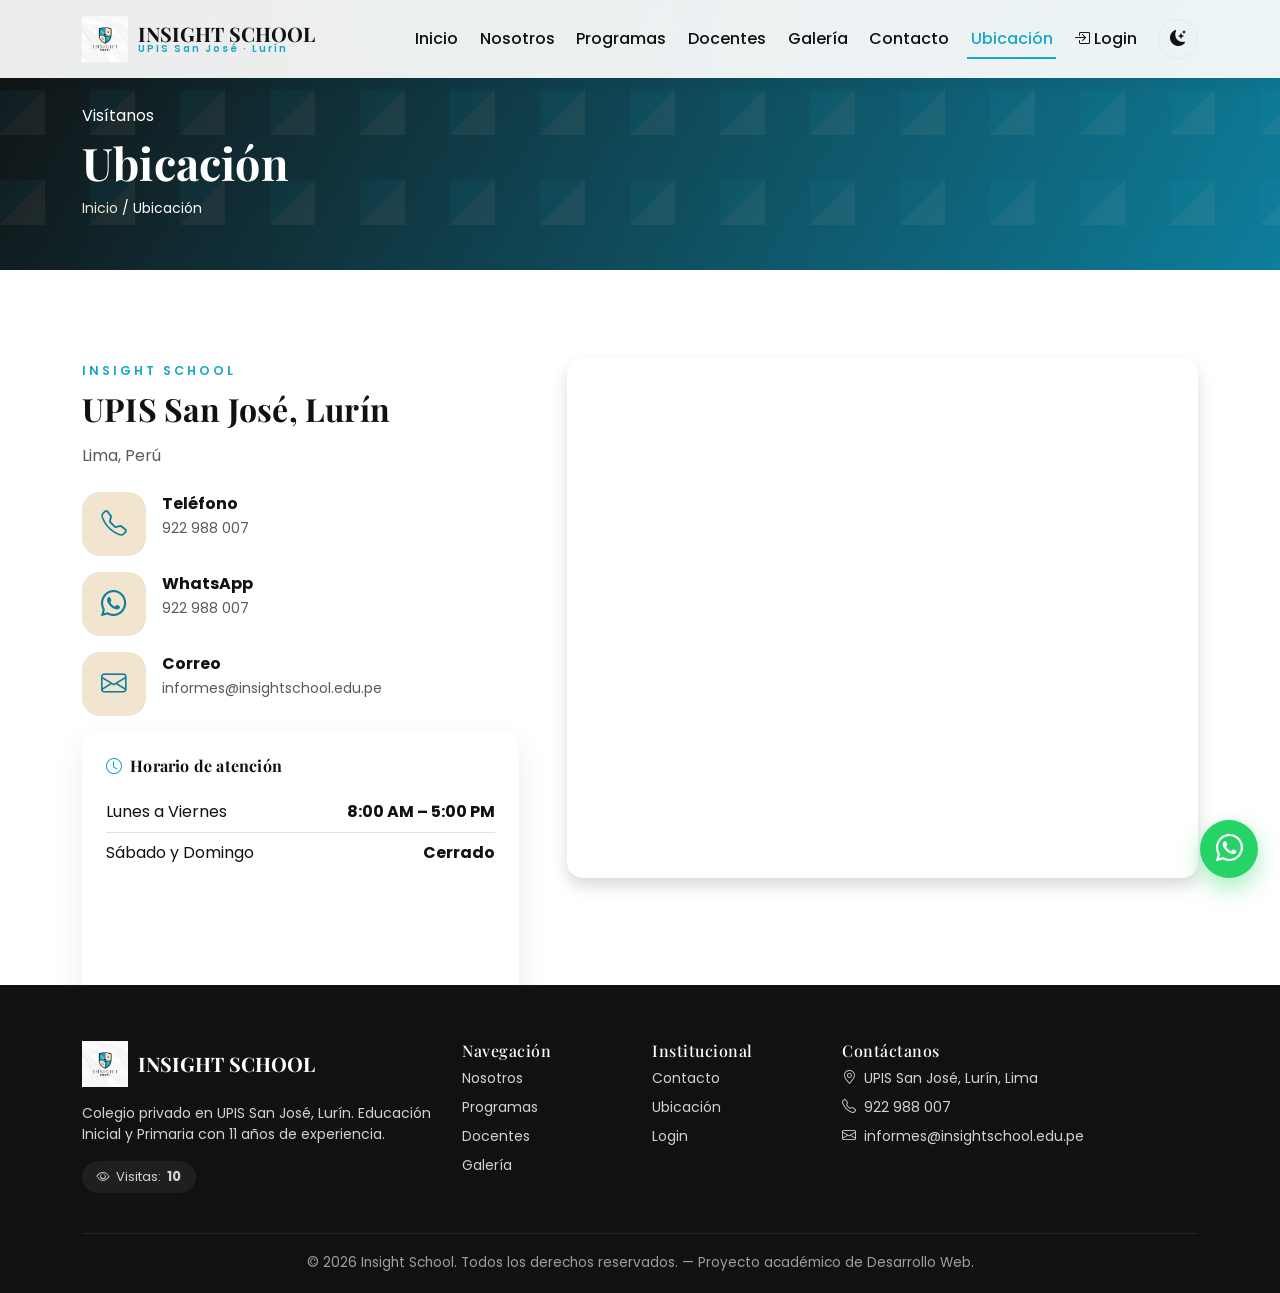
<file: portal-educativo/ubicacion.html>
<!DOCTYPE html>
<html lang="es">
<head>
<meta charset="UTF-8">
<meta name="viewport" content="width=device-width, initial-scale=1.0">
<title>Ubicación | Insight School</title>
<link rel="icon" href="img/logo.png">
<link href="https://cdn.jsdelivr.net/npm/bootstrap@5.3.3/dist/css/bootstrap.min.css" rel="stylesheet">
<link href="https://cdn.jsdelivr.net/npm/bootstrap-icons@1.11.3/font/bootstrap-icons.css" rel="stylesheet">
<link href="https://fonts.googleapis.com/css2?family=Playfair+Display:wght@600;700;800&family=Poppins:wght@300;400;500;600;700&display=swap" rel="stylesheet">
<link rel="stylesheet" href="css/estilos.css">
</head>
<body>

<nav class="navbar navbar-expand-lg fixed-top">
  <div class="container">
    <a class="navbar-brand" href="index.html">
      <img src="img/logo.png" alt="Logo Insight School">
      <span class="brand-text">INSIGHT SCHOOL<small>UPIS San José · Lurín</small></span>
    </a>
    <button class="navbar-toggler" type="button" data-bs-toggle="collapse" data-bs-target="#navMenu">
      <span class="navbar-toggler-icon"></span>
    </button>
    <div class="collapse navbar-collapse" id="navMenu">
      <ul class="navbar-nav ms-auto align-items-lg-center gap-lg-1">
        <li class="nav-item"><a class="nav-link" href="index.html">Inicio</a></li>
        <li class="nav-item"><a class="nav-link" href="nosotros.html">Nosotros</a></li>
        <li class="nav-item"><a class="nav-link" href="cursos.html">Programas</a></li>
        <li class="nav-item"><a class="nav-link" href="docentes.html">Docentes</a></li>
        <li class="nav-item"><a class="nav-link" href="galeria.html">Galería</a></li>
        <li class="nav-item"><a class="nav-link" href="contacto.html">Contacto</a></li>
        <li class="nav-item"><a class="nav-link active" href="ubicacion.html">Ubicación</a></li>
        <li class="nav-item"><a class="nav-link" href="login.html"><i class="bi bi-box-arrow-in-right me-1"></i>Login</a></li>
        <li class="nav-item ms-lg-2 mt-2 mt-lg-0">
          <button class="btn-toggle-oscuro" title="Modo oscuro"><i class="bi bi-moon-stars-fill"></i></button>
        </li>
      </ul>
    </div>
  </div>
</nav>

<header class="page-banner">
  <div class="crest-pattern"></div>
  <div class="container position-relative">
    <span class="eyebrow-light">Visítanos</span>
    <h1 class="font-display mt-2 mb-2">Ubicación</h1>
    <nav class="breadcrumb-marca small">
      <a href="index.html">Inicio</a> / <span class="active">Ubicación</span>
    </nav>
  </div>
</header>

<section class="section-pad">
  <div class="container">
    <div class="row g-5">
      <div class="col-lg-5 reveal">
        <span class="eyebrow">INSIGHT SCHOOL</span>
        <h2 class="font-display mt-2 mb-3">UPIS San José, Lurín</h2>
        <p style="color:var(--texto-sec)">Lima, Perú</p>

        <ul class="list-unstyled mt-4">
          <li class="d-flex gap-3 mb-3"><div class="card-icono mb-0"><i class="bi bi-telephone"></i></div><div><strong>Teléfono</strong><br><span class="small" style="color:var(--texto-sec)">922 988 007</span></div></li>
          <li class="d-flex gap-3 mb-3"><div class="card-icono mb-0"><i class="bi bi-whatsapp"></i></div><div><strong>WhatsApp</strong><br><span class="small" style="color:var(--texto-sec)">922 988 007</span></div></li>
          <li class="d-flex gap-3 mb-3"><div class="card-icono mb-0"><i class="bi bi-envelope"></i></div><div><strong>Correo</strong><br><span class="small" style="color:var(--texto-sec)">informes@insightschool.edu.pe</span></div></li>
        </ul>

        <div class="card-marca p-4 mt-3">
          <h6 class="font-display mb-3"><i class="bi bi-clock text-turquesa me-2"></i>Horario de atención</h6>
          <div class="d-flex justify-content-between border-bottom py-2"><span>Lunes a Viernes</span><strong>8:00 AM – 5:00 PM</strong></div>
          <div class="d-flex justify-content-between py-2"><span>Sábado y Domingo</span><strong>Cerrado</strong></div>
        </div>

        <!--<a href="https://wa.me/51922988007" target="_blank" class="btn-marca mt-4 d-inline-flex align-items-center gap-2">
          <i class="bi bi-whatsapp"></i> Escríbenos por WhatsApp
        </a>-->
      </div>

      <div class="col-lg-7 reveal">
        <div class="rounded-4 overflow-hidden shadow" style="height:520px;">
          <iframe
            src="https://www.google.com/maps/embed?pb=!1m18!1m12!1m3!1d344.63682670735113!2d-76.90992947877827!3d-12.240112977436958!2m3!1f0!2f0!3f0!3m2!1i1024!2i768!4f13.1!3m3!1m2!1s0x9105bd45ca5bcd65%3A0x289211190046020c!2sI.E.P.%20Insight%20School%20%22El%20Mundo%20Kids%22!5e0!3m2!1ses-419!2spe!4v1782874575277!5m2!1ses-419!2spe"
            width="100%" height="100%" style="border:0;" allowfullscreen="" loading="lazy"
            referrerpolicy="no-referrer-when-downgrade" title="Mapa Insight School - UPIS San José, Lurín">
          </iframe>
		  <!--<iframe src="https://www.google.com/maps/embed?pb=!1m18!1m12!1m3!1d344.63682670735113!2d-76.90992947877827!3d-12.240112977436958!2m3!1f0!2f0!3f0!3m2!1i1024!2i768!4f13.1!3m3!1m2!1s0x9105bd45ca5bcd65%3A0x289211190046020c!2sI.E.P.%20Insight%20School%20%22El%20Mundo%20Kids%22!5e0!3m2!1ses-419!2spe!4v1782874575277!5m2!1ses-419!2spe" width="600" height="450" style="border:0;" allowfullscreen="" loading="lazy" referrerpolicy="strict-origin-when-cross-origin"></iframe>-->
        </div>
      </div>
    </div>
  </div>
</section>

<footer class="footer-marca">
  <div class="container">
    <div class="row g-4">
      <div class="col-lg-4">
        <a class="navbar-brand mb-3 d-inline-flex" href="index.html">
          <img src="img/logo.png" alt="Logo Insight School">
          <span class="brand-text text-white">INSIGHT SCHOOL</span>
        </a>
        <p class="small">Colegio privado en UPIS San José, Lurín. Educación Inicial y Primaria con 11 años de experiencia.</p>
        <span class="chip-visitas"><i class="bi bi-eye"></i> Visitas: <strong class="contador-visitas">0</strong></span>
      </div>
      <div class="col-lg-2 col-6">
        <h6>Navegación</h6>
        <ul class="list-unstyled small">
          <li class="mb-2"><a href="nosotros.html">Nosotros</a></li>
          <li class="mb-2"><a href="cursos.html">Programas</a></li>
          <li class="mb-2"><a href="docentes.html">Docentes</a></li>
          <li class="mb-2"><a href="galeria.html">Galería</a></li>
        </ul>
      </div>
      <div class="col-lg-2 col-6">
        <h6>Institucional</h6>
        <ul class="list-unstyled small">
          <li class="mb-2"><a href="contacto.html">Contacto</a></li>
          <li class="mb-2"><a href="ubicacion.html">Ubicación</a></li>
          <li class="mb-2"><a href="login.html">Login</a></li>
        </ul>
      </div>
      <div class="col-lg-4">
        <h6>Contáctanos</h6>
        <ul class="list-unstyled small">
          <li class="mb-2"><i class="bi bi-geo-alt me-2"></i>UPIS San José, Lurín, Lima</li>
          <li class="mb-2"><i class="bi bi-telephone me-2"></i>922 988 007</li>
          <li class="mb-2"><i class="bi bi-envelope me-2"></i>informes@insightschool.edu.pe</li>
        </ul>
      </div>
    </div>
    <div class="footer-bottom text-center">&copy; 2026 Insight School. Todos los derechos reservados. — Proyecto académico de Desarrollo Web.</div>
  </div>
</footer>

<button class="btn-volver-arriba"><i class="bi bi-arrow-up"></i></button>
<a href="https://wa.me/51922988007" target="_blank" class="btn-whatsapp-flotante"><i class="bi bi-whatsapp"></i></a>

<script src="https://cdn.jsdelivr.net/npm/bootstrap@5.3.3/dist/js/bootstrap.bundle.min.js"></script>
<script src="js/app.js"></script>
</body>
</html>
</file>
<file: portal-educativo/css/estilos.css>
/* =====================================================================
   INSIGHT SCHOOL — estilos.css
   Paleta extraída del escudo institucional:
     Turquesa  #18A7C8  -> color de marca / interacción
     Beige     #F2E5CF  -> acento cálido / secciones premium
     Negro     #111111  -> tipografía y contraste
     Blanco    #FFFFFF  -> base
     Gris claro#F7F8FA  -> fondos suaves
   Tipografía: Playfair Display (display, como el wordmark del escudo)
               + Poppins (texto, solicitada en el brief)
   ===================================================================== */

:root{
  /* ---- Paleta de marca ---- */
  --turquesa:        #18A7C8;
  --turquesa-oscuro:  #0E7E9C;
  --turquesa-claro:   #5FC4DD;
  --beige:           #F2E5CF;
  --beige-oscuro:     #E3D2AE;
  --tinta:           #111111;
  --blanco:          #FFFFFF;
  --gris-claro:      #F7F8FA;
  --gris-borde:      #E7E9ED;

  /* ---- Semánticos ---- */
  --bg:        var(--blanco);
  --bg-suave:  var(--gris-claro);
  --texto:     var(--tinta);
  --texto-sec: #555a61;
  --borde:     var(--gris-borde);
  --superficie: var(--blanco);
  --sombra: 0 10px 30px rgba(17,17,17,0.08);
  --sombra-fuerte: 0 18px 45px rgba(17,17,17,0.16);

  --radio: 16px;
  --radio-sm: 10px;
  --transicion: .3s cubic-bezier(.4,0,.2,1);

  --fuente-display: 'Playfair Display', serif;
  --fuente-texto: 'Poppins', sans-serif;
}

/* ---------------- MODO OSCURO ---------------- */
body.modo-oscuro{
  --bg:        #0d1316;
  --bg-suave:  #121a1e;
  --texto:     #f2f3f5;
  --texto-sec: #b7bcc2;
  --borde:     #233038;
  --superficie:#15201f;
  --sombra: 0 10px 30px rgba(0,0,0,0.45);
  --sombra-fuerte: 0 18px 45px rgba(0,0,0,0.55);
}
body.modo-oscuro .navbar{
  background-color: rgba(13,19,22,0.92) !important;
}
body.modo-oscuro .crest-pattern{ opacity:.12; }

/* ---------------- BASE ---------------- */
*{ box-sizing:border-box; }
html{ scroll-behavior:smooth; }
body{
  font-family: var(--fuente-texto);
  background-color: var(--bg);
  color: var(--texto);
  transition: background-color var(--transicion), color var(--transicion);
  overflow-x:hidden;
}
h1,h2,h3,h4,.font-display{
  font-family: var(--fuente-display);
  font-weight:700;
  letter-spacing:.2px;
}
a{ text-decoration:none; }
.text-turquesa{ color: var(--turquesa) !important; }
.bg-turquesa{ background-color: var(--turquesa) !important; }
.bg-beige{ background-color: var(--beige) !important; }
.bg-suave{ background-color: var(--bg-suave) !important; }
.section-pad{ padding: 5.5rem 0; }
.eyebrow{
  font-family: var(--fuente-texto);
  text-transform: uppercase;
  letter-spacing: 3px;
  font-size: .78rem;
  font-weight: 600;
  color: var(--turquesa);
}
.divider-crest{
  width:64px; height:4px; border-radius:4px;
  background: linear-gradient(90deg, var(--turquesa), var(--beige));
  margin: .9rem 0 1.4rem;
}

/* ---------------- MOTIVO DE ESCUDO (firma visual) ----------------
   El logo usa un escudo de 4 cuadrantes alternando turquesa/beige
   con estrella, corona y bombilla. Reutilizamos ese patrón como
   elemento decorativo recurrente (fondos, separadores, footer). */
.crest-pattern{
  position:absolute; inset:0; pointer-events:none; z-index:0;
  background-image:
    linear-gradient(135deg, var(--turquesa) 25%, transparent 25%),
    linear-gradient(135deg, transparent 75%, var(--beige) 75%);
  background-size: 90px 90px;
  background-position: 0 0, 45px 45px;
  opacity:.06;
}
.crest-quad{
  display:inline-grid;
  grid-template-columns: 1fr 1fr;
  grid-template-rows: 1fr 1fr;
  width: 46px; height:46px;
  border-radius: 8px 8px 30% 30%;
  overflow:hidden;
  border: 2px solid var(--tinta);
  flex-shrink:0;
}
.crest-quad span{ display:flex; align-items:center; justify-content:center; font-size:.65rem;}
.crest-quad span:nth-child(1){ background:var(--turquesa); color:#fff;}
.crest-quad span:nth-child(2){ background:var(--beige); color:var(--tinta);}
.crest-quad span:nth-child(3){ background:var(--beige); color:var(--tinta);}
.crest-quad span:nth-child(4){ background:var(--turquesa); color:#fff;}

/* ---------------- NAVBAR ---------------- */
.navbar{
  background-color: rgba(255,255,255,0.92) !important;
  backdrop-filter: blur(10px);
  box-shadow: 0 2px 18px rgba(17,17,17,0.06);
  transition: background-color var(--transicion);
  padding-top:.7rem; padding-bottom:.7rem;
}
.navbar-brand{ display:flex; align-items:center; gap:.6rem; }
.navbar-brand img{ height:46px; width:auto; }
.navbar-brand .brand-text{ font-family: var(--fuente-display); font-weight:700; font-size:1.25rem; color:var(--texto); line-height:1; }
.navbar-brand .brand-text small{ display:block; font-family:var(--fuente-texto); font-size:.62rem; letter-spacing:2px; color:var(--turquesa); font-weight:600;}
.nav-link{
  font-weight:500; color:var(--texto) !important; position:relative; margin:0 .35rem; padding:.5rem .2rem !important;
}
.nav-link::after{
  content:""; position:absolute; left:0; bottom:0; height:2px; width:0; background:var(--turquesa);
  transition:width var(--transicion);
}
.nav-link:hover::after, .nav-link.active::after{ width:100%; }
.nav-link.active{ color:var(--turquesa) !important; }
.btn-toggle-oscuro{
  border:1px solid var(--borde); background:transparent; color:var(--texto);
  width:40px; height:40px; border-radius:50%; display:flex; align-items:center; justify-content:center;
  transition: var(--transicion);
}
.btn-toggle-oscuro:hover{ background:var(--turquesa); color:#fff; border-color:var(--turquesa);}

/* ---------------- BOTONES ---------------- */
.btn-marca{
  background:var(--turquesa); border:none; color:#fff; font-weight:600;
  padding:.75rem 1.8rem; border-radius: 50px; transition: var(--transicion);
  box-shadow: 0 8px 20px rgba(24,167,200,.28);
}
.btn-marca:hover{ background:var(--turquesa-oscuro); color:#fff; transform:translateY(-2px); box-shadow:0 12px 26px rgba(24,167,200,.38); }
.btn-marca-outline{
  background:transparent; border:2px solid var(--blanco); color:var(--blanco); font-weight:600;
  padding:.7rem 1.8rem; border-radius:50px; transition: var(--transicion);
}
.btn-marca-outline:hover{ background:var(--blanco); color:var(--turquesa); }
.btn-beige{
  background:var(--beige); color:var(--tinta); font-weight:600; border:none;
  padding:.75rem 1.8rem; border-radius:50px; transition: var(--transicion);
}
.btn-beige:hover{ background:var(--beige-oscuro); transform:translateY(-2px); }
.btn-volver-arriba{
  position:fixed; right:22px; bottom:90px; width:48px; height:48px; border-radius:50%;
  background:var(--tinta); color:#fff; display:flex; align-items:center; justify-content:center;
  opacity:0; visibility:hidden; transform:translateY(15px); transition:var(--transicion); z-index:999; border:none;
}
.btn-volver-arriba.show{ opacity:1; visibility:visible; transform:translateY(0); }
.btn-whatsapp-flotante{
  position:fixed; right:22px; bottom:22px; width:58px; height:58px; border-radius:50%;
  background:#25D366; color:#fff; display:flex; align-items:center; justify-content:center;
  font-size:1.7rem; box-shadow:0 10px 24px rgba(37,211,102,.4); z-index:999;
  animation: pulso 2.4s infinite;
}
@keyframes pulso{
  0%{ box-shadow:0 0 0 0 rgba(37,211,102,.55);}
  70%{ box-shadow:0 0 0 14px rgba(37,211,102,0);}
  100%{ box-shadow:0 0 0 0 rgba(37,211,102,0);}
}

/* ---------------- HERO ---------------- */
.hero{
  position:relative; overflow:hidden;
  background: linear-gradient(120deg, var(--tinta) 0%, #1c2b30 55%, var(--turquesa-oscuro) 100%);
  color:#fff; padding: 9rem 0 6rem;
}
.hero .eyebrow-light{ color: var(--beige); letter-spacing:3px; font-weight:600; font-size:.8rem; text-transform:uppercase;}
.hero h1{ font-size: clamp(2.4rem, 5vw, 3.8rem); line-height:1.08; }
.hero p.lead{ color:#d9dde0; max-width:560px; }
.hero-img-wrap{ position:relative; }
.hero-img-wrap img{
  border-radius: var(--radio); box-shadow: var(--sombra-fuerte);
  border: 6px solid rgba(255,255,255,.08);
}
.hero-badge{
  position:absolute; bottom:-22px; left:-22px; background:var(--beige); color:var(--tinta);
  padding:1rem 1.3rem; border-radius:var(--radio-sm); box-shadow:var(--sombra-fuerte);
  display:flex; gap:.7rem; align-items:center; font-weight:600;
}

/* página secundaria - banner pequeño */
.page-banner{
  background: linear-gradient(120deg, var(--tinta), var(--turquesa-oscuro));
  color:#fff; padding: 6.5rem 0 3.2rem; position:relative; overflow:hidden;
}
.page-banner h1{ font-size:clamp(2rem,4vw,2.8rem); }
.breadcrumb-marca a{ color: var(--beige); }
.breadcrumb-marca .active{ color:#fff; }

/* ---------------- CARDS ---------------- */
.card-marca{
  border:none; border-radius: var(--radio); overflow:hidden; background:var(--superficie);
  box-shadow: var(--sombra); transition: var(--transicion); height:100%;
}
.card-marca:hover{ transform: translateY(-8px); box-shadow: var(--sombra-fuerte); }
.card-marca img{ height:210px; object-fit:cover; }
.card-icono{
  width:64px; height:64px; border-radius:18px; display:flex; align-items:center; justify-content:center;
  background: var(--beige); color: var(--turquesa-oscuro); font-size:1.6rem; margin-bottom:1rem;
  transition: var(--transicion);
}
.card-marca:hover .card-icono{ background:var(--turquesa); color:#fff; transform:rotate(-6deg) scale(1.05); }

.badge-marca{ background:var(--turquesa); color:#fff; font-weight:500; }
.badge-beige{ background:var(--beige); color:var(--tinta); font-weight:600; }

/* ---------------- TIMELINE (Nosotros) ---------------- */
.timeline{ position:relative; padding-left:2.2rem; border-left:3px solid var(--beige); }
.timeline-item{ position:relative; margin-bottom:2.2rem; }
.timeline-item::before{
  content:""; position:absolute; left:-2.45rem; top:.2rem; width:18px; height:18px; border-radius:50%;
  background:var(--turquesa); border:4px solid var(--bg);
}
.timeline-year{ font-family:var(--fuente-display); color:var(--turquesa-oscuro); font-size:1.3rem; }

/* ---------------- GALERÍA / LIGHTBOX ---------------- */
.galeria-item{ position:relative; overflow:hidden; border-radius: var(--radio-sm); cursor:pointer; }
.galeria-item img{ width:100%; height:240px; object-fit:cover; transition: transform .5s var(--transicion); }
.galeria-item:hover img{ transform: scale(1.12); }
.galeria-overlay{
  position:absolute; inset:0; background: linear-gradient(180deg, transparent 40%, rgba(17,17,17,.78));
  display:flex; align-items:flex-end; padding:1rem; opacity:0; transition: var(--transicion); color:#fff;
}
.galeria-item:hover .galeria-overlay{ opacity:1; }
.filtro-chip{
  border:1px solid var(--borde); background:var(--superficie); color:var(--texto); border-radius:50px;
  padding:.45rem 1.1rem; font-size:.88rem; font-weight:500; transition: var(--transicion); cursor:pointer;
}
.filtro-chip.active, .filtro-chip:hover{ background:var(--turquesa); color:#fff; border-color:var(--turquesa); }

#lightboxOverlay{
  position:fixed; inset:0; background:rgba(10,12,13,.94); z-index:2000; display:none;
  align-items:center; justify-content:center; padding:2rem;
}
#lightboxOverlay img{ max-width:90vw; max-height:85vh; border-radius:12px; box-shadow:0 20px 60px rgba(0,0,0,.5);}
#lightboxOverlay .lightbox-close, #lightboxOverlay .lightbox-nav{
  position:absolute; color:#fff; background:rgba(255,255,255,.12); border:none; border-radius:50%;
  width:48px; height:48px; display:flex; align-items:center; justify-content:center; font-size:1.4rem; cursor:pointer;
}
#lightboxOverlay .lightbox-close{ top:24px; right:24px; }
#lightboxOverlay .lightbox-prev{ left:24px; top:50%; transform:translateY(-50%); }
#lightboxOverlay .lightbox-next{ right:24px; top:50%; transform:translateY(-50%); }

/* ---------------- FOOTER ---------------- */
footer.footer-marca{
  background: var(--tinta); color:#cfd2d6; padding-top:3.5rem; position:relative; overflow:hidden;
}
footer.footer-marca h6{ color:#fff; font-family:var(--fuente-display); letter-spacing:.5px; }
footer.footer-marca a{ color:#cfd2d6; transition:var(--transicion); }
footer.footer-marca a:hover{ color: var(--turquesa-claro); }
footer .footer-bottom{ border-top:1px solid rgba(255,255,255,.08); margin-top:2.5rem; padding:1.2rem 0; font-size:.85rem; color:#9aa0a6;}

/* ---------------- FORMULARIOS ---------------- */
.form-control, .form-select{
  border-radius: var(--radio-sm); border:1.5px solid var(--borde); padding:.7rem 1rem; background:var(--superficie); color:var(--texto);
}
.form-control:focus, .form-select:focus{ border-color: var(--turquesa); box-shadow: 0 0 0 .2rem rgba(24,167,200,.15); }
.form-label{ font-weight:600; font-size:.92rem; }

/* ---------------- ANIMACIONES ---------------- */
.reveal{ opacity:0; transform: translateY(26px); transition: opacity .7s ease, transform .7s ease; }
.reveal.visible{ opacity:1; transform:translateY(0); }
.float-anim{ animation: flotar 5s ease-in-out infinite; }
@keyframes flotar{ 0%,100%{ transform:translateY(0);} 50%{ transform:translateY(-12px);} }

/* ---------------- LOGIN ---------------- */
.login-wrap{
  min-height:100vh; display:flex; align-items:center; justify-content:center;
  background: linear-gradient(135deg, var(--tinta), var(--turquesa-oscuro));
  padding: 2rem;
}
.login-card{
  background:var(--superficie); border-radius: var(--radio); box-shadow: var(--sombra-fuerte);
  max-width: 940px; width:100%; overflow:hidden;
}
.login-side{
  background: linear-gradient(160deg, var(--turquesa), var(--turquesa-oscuro));
  color:#fff; padding:3rem; display:flex; flex-direction:column; justify-content:center; position:relative;
}

/* ---------------- ADMIN ---------------- */
.admin-sidebar{
  background:var(--tinta); color:#cfd2d6; min-height:100vh; width:260px; position:fixed; top:0; left:0; padding:1.6rem 1.1rem; z-index:100;
  transition: transform var(--transicion);
}
.admin-sidebar a{
  color:#cfd2d6; display:flex; align-items:center; gap:.7rem; padding:.7rem .9rem; border-radius:10px; margin-bottom:.3rem; font-weight:500;
}
.admin-sidebar a:hover, .admin-sidebar a.active{ background: rgba(24,167,200,.18); color:#fff; }
.admin-content{ margin-left:260px; padding: 2rem 2.2rem; min-height:100vh; background:var(--bg-suave); }
.admin-kpi{
  background:var(--superficie); border-radius: var(--radio); padding:1.6rem; box-shadow: var(--sombra); display:flex; align-items:center; gap:1rem;
}
.admin-kpi .icon{ width:54px; height:54px; border-radius:14px; display:flex; align-items:center; justify-content:center; font-size:1.5rem; color:#fff;}
.table-marca thead{ background: var(--tinta); color:#fff; }
.table-marca td, .table-marca th{ vertical-align:middle; }

@media (max-width: 991.98px){
  .admin-sidebar{ transform: translateX(-100%); }
  .admin-sidebar.show{ transform: translateX(0); }
  .admin-content{ margin-left:0; }
}

/* ---------------- RESPONSIVE GENERAL ---------------- */
@media (max-width: 767.98px){
  .section-pad{ padding: 3.6rem 0; }
  .hero{ padding: 7.5rem 0 4rem; text-align:center; }
  .hero p.lead{ margin-left:auto; margin-right:auto; }
  .hero-badge{ left:50%; transform:translateX(-50%); bottom:-18px; }
}

/* Contador de visitas - mini chip en footer */
.chip-visitas{
  display:inline-flex; align-items:center; gap:.4rem; background:rgba(255,255,255,.06); color:#cfd2d6;
  padding:.4rem .9rem; border-radius:50px; font-size:.82rem;
}
</file>
